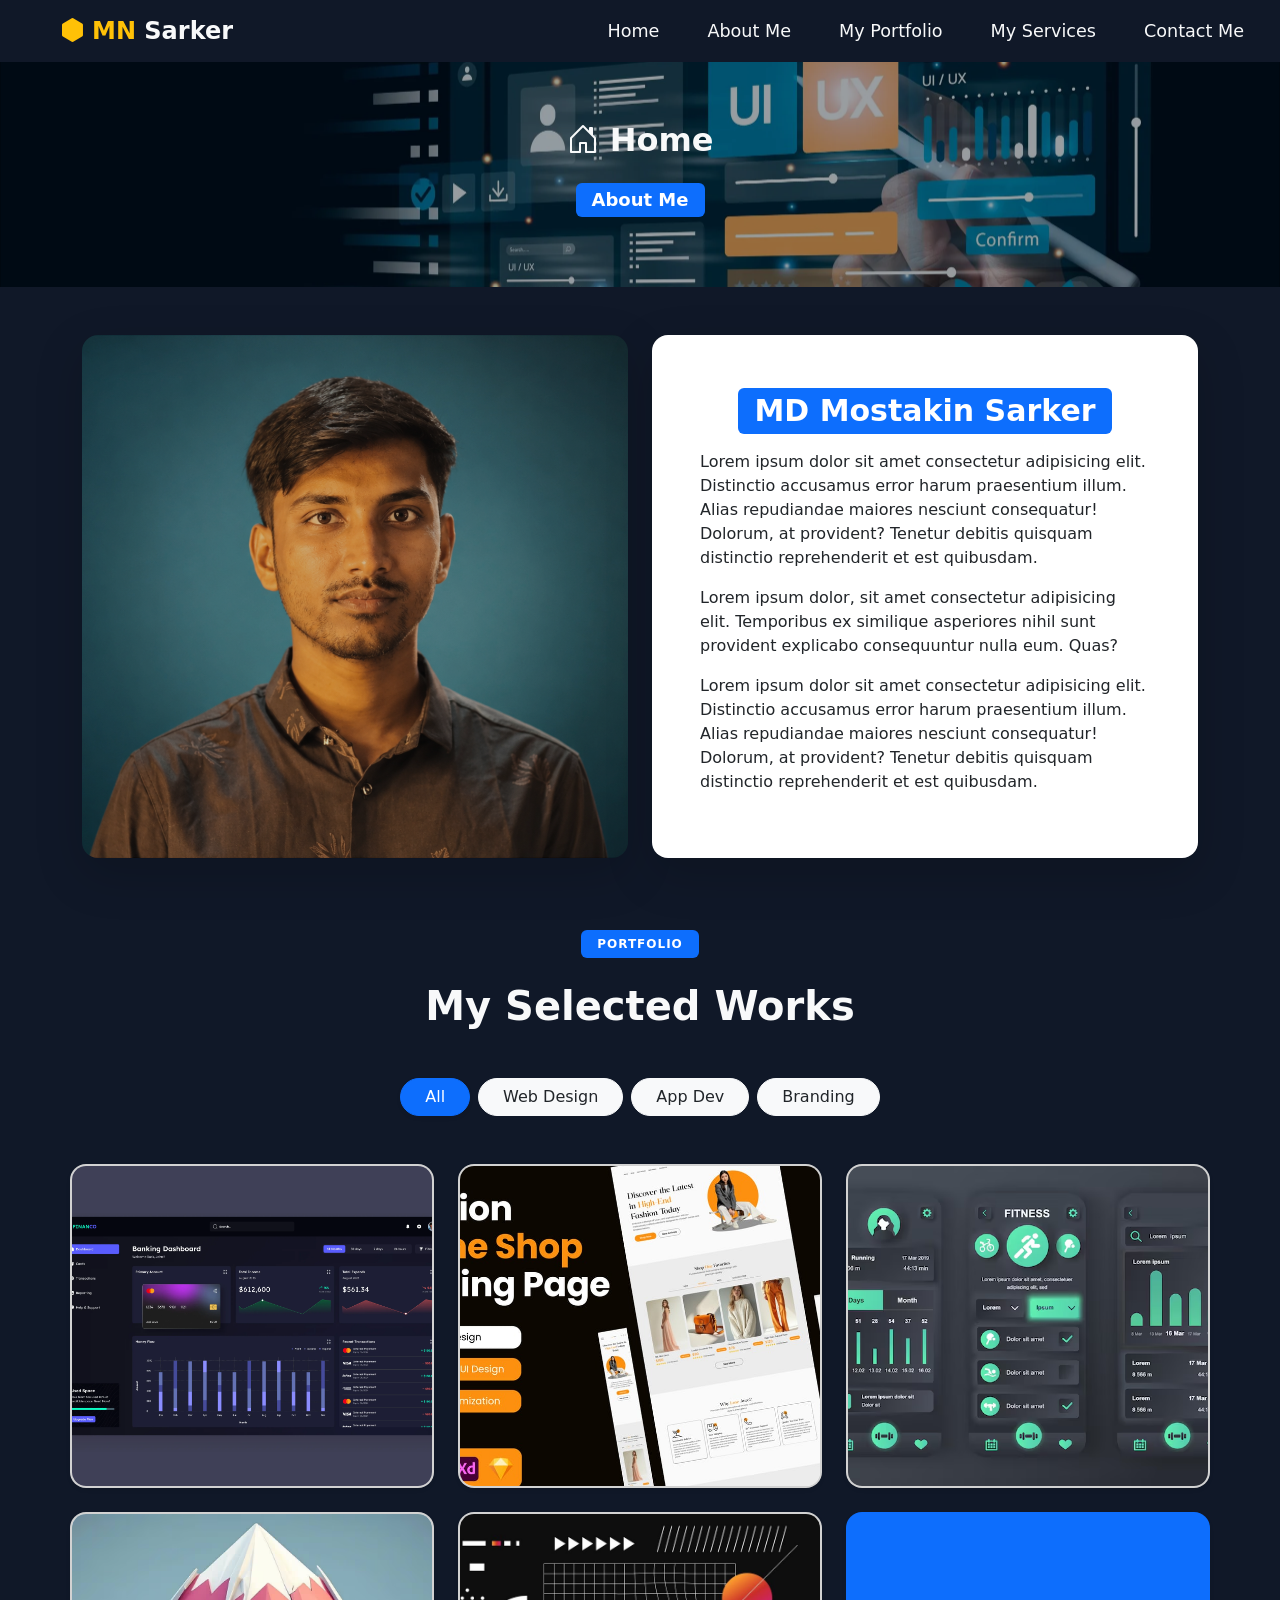
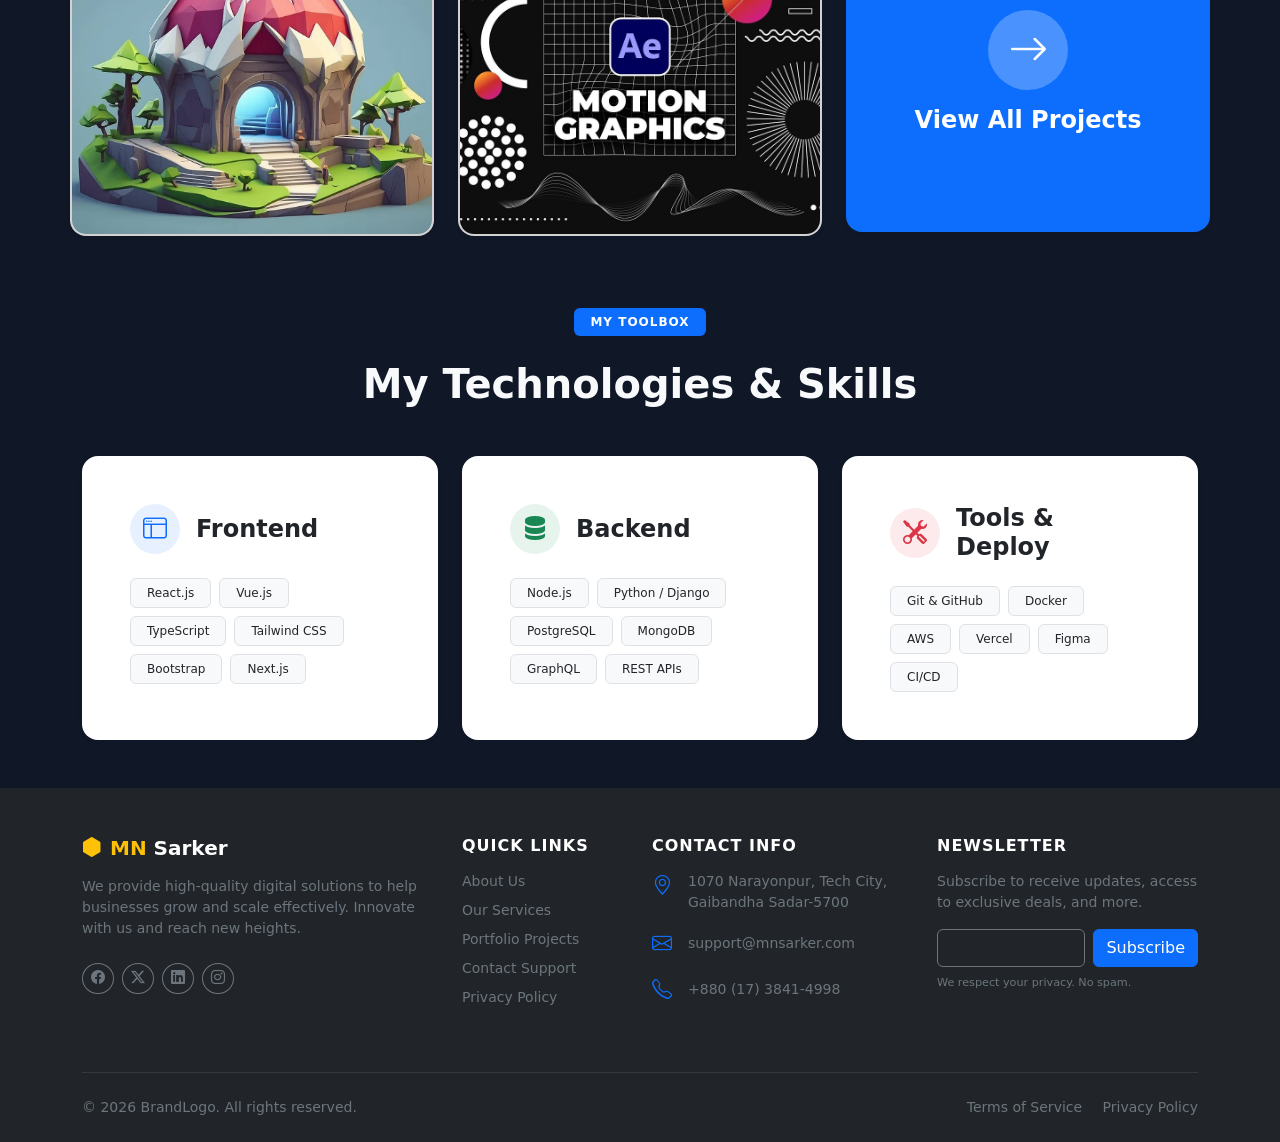
<file: about-me.html>
<!doctype html>
<html lang="en">

<head>
    <meta charset="utf-8">
    <meta name="viewport" content="width=device-width, initial-scale=1">
    <title>MN Sarker Portfolio</title>

    <link href="https://cdn.jsdelivr.net/npm/bootstrap@5.3.3/dist/css/bootstrap.min.css" rel="stylesheet"
        integrity="sha384-QWTKZyjpPEjISv5WaRU9OFeRpok6YctnYmDr5pNlyT2bRjXh0JMhjY6hW+ALEwIH" crossorigin="anonymous">
    <link rel="stylesheet" href="https://cdn.jsdelivr.net/npm/bootstrap-icons@1.11.3/font/bootstrap-icons.min.css">

    <link rel="stylesheet" href="./assets/css/style.css">

</head>
<body id="body-section">

    <header id="navbar-section" class="">
        <nav class="navbar navbar-expand-lg ">
            <div class="container-fluid">
                <a class="navbar-brand text-warning ms-md-5 fw-bold fs-4" href="#"><i
                        class="bi bi-hexagon-fill text-warning me-2"></i>MN<span class="text-light"> Sarker</span></a>
                <button class="navbar-toggler" type="button" data-bs-toggle="collapse" data-bs-target="#navbarNav"
                    aria-controls="navbarNav" aria-expanded="false" aria-label="Toggle navigation">
                    <span class="navbar-toggler-icon"></span>
                </button>
                <div class="collapse navbar-collapse" id="navbarNav">
                    <ul class="navbar-nav ms-auto">
                        <li class="nav-item">
                            <a class="nav-link text-light mx-md-3" aria-current="page" href="index.html">Home</a>
                        </li>
                        <li class="nav-item">
                            <a class="nav-link active text-light mx-md-3" href="about-me.html">About Me</a>
                        </li>
                        <li class="nav-item">
                            <a class="nav-link text-light mx-md-3" href="my-portfolio.html">My Portfolio</a>
                        </li>
                        <li class="nav-item">
                            <a class="nav-link text-light mx-md-3" href="my-services.html">My Services</a>
                        </li>
                        <li class="nav-item">
                            <a class="nav-link text-light mx-md-3" href="contact-me.html">Contact Me</a>
                        </li>
                    </ul>
                </div>
            </div>
        </nav>
    </header>


    <section id="breadcrumb-section">
        <div class="container-fluid p-0">
            <div id="b-head" class="text-light fs-2 fw-semibold text-center">
                <p><a href="index.html" class="text-decoration-none text-light"><i class="bi bi-house-door"></i>
                        Home</a></p>
                <div class="fs-4 fw-semibold"><a href="about-me.html" class="text-decoration-none text-light"><span
                            class="badge bg-primary px-3 py-2 mb-3">About Me</span></a>
                </div>
            </div>
        </div>
    </section>


    <section id="md-mostakin-sarker-section" class="py-5">
        <div class="container">
            <div class="row align-items-stretch gy-3">
                <div class="col-md-6 d-flex">
                    <img src="./assets/img/2 MD Mostakin Sarker-2.png" alt=""
                        class="w-100 h-100 object-fit-cover rounded-4 shadow-lg">
                </div>

                <div class="col-md-6 d-flex">
                    <div class="card w-100 h-100 rounded-4 shadow-lg border-0">
                        <div class="p-4 p-md-5">
                            <h1 class="text-center"><span class="badge bg-primary px-3 py-2 mb-2">MD Mostakin
                                    Sarker</span></h1>
                            <p>Lorem ipsum dolor sit amet consectetur adipisicing elit. Distinctio accusamus error
                                harum praesentium illum. Alias repudiandae maiores nesciunt consequatur! Dolorum, at
                                provident? Tenetur debitis quisquam distinctio reprehenderit et est quibusdam.</p>
                            <p>Lorem ipsum dolor, sit amet consectetur adipisicing elit. Temporibus ex similique
                                asperiores nihil sunt provident explicabo consequuntur nulla eum. Quas?</p>
                            <p>Lorem ipsum dolor sit amet consectetur adipisicing elit. Distinctio accusamus error
                                harum praesentium illum. Alias repudiandae maiores nesciunt consequatur! Dolorum, at
                                provident? Tenetur debitis quisquam distinctio reprehenderit et est quibusdam.</p>
                        </div>
                    </div>
                </div>
            </div>
        </div>
    </section>


    <section id="my-selected-works-section" class="py-4">
        <div class="container p-0">
            <!-- Portfolio Grid Section -->
            <!-- Header -->
            <div class="text-center mb-5">
                <h6 class="text-primary fw-bold text-uppercase tracking-wide mb-2 text-light"><span
                        class="badge bg-primary px-3 py-2 mb-3">Portfolio</span></h6>
                <h2 class="display-6 fw-bold mb-0 text-light">My Selected Works</h2>
            </div>

            <!-- Filters -->
            <div class="d-flex justify-content-center gap-2 mb-5 flex-wrap">
                <button class="btn btn-primary rounded-pill px-4 fw-medium shadow-sm">All</button>
                <button
                    class="btn btn-outline-secondary rounded-pill px-4 fw-medium border-light text-dark bg-light hover-primary-btn">Web
                    Design</button>
                <button
                    class="btn btn-outline-secondary rounded-pill px-4 fw-medium border-light text-dark bg-light hover-primary-btn">App
                    Dev</button>
                <button
                    class="btn btn-outline-secondary rounded-pill px-4 fw-medium border-light text-dark bg-light hover-primary-btn">Branding</button>
            </div>

            <!-- Grid -->
            <div class="row g-4">

                <!-- Item 1 -->
                <div class="col-md-6 col-lg-4">
                    <div class="card border-2 rounded-4 overflow-hidden shadow-sm portfolio-card position-relative">
                        <img src="./assets/img/My Selected Works Section Fintech Dashboard Design img-1.webp"
                            alt="Fintech Dashboard" class="img-fluid w-100 object-fit-cover portfolio-img"
                            style="height: 320px;">

                        <!-- Hover Overlay -->
                        <div
                            class="portfolio-overlay position-absolute top-0 start-0 w-100 h-100 d-flex flex-column justify-content-center align-items-center p-4 text-center">
                            <div class="portfolio-content">
                                <span class="badge bg-primary mb-3 px-3 py-2 rounded-pill tracking-wide">Web App</span>
                                <h4 class="text-white fw-bold mb-4">Fintech Dashboard</h4>
                                <div class="d-flex gap-3 justify-content-center">
                                    <a href="#"
                                        class="btn btn-light rounded-circle shadow-sm hover-lift d-flex align-items-center justify-content-center"
                                        style="width: 50px; height: 50px;" aria-label="Live Link"><i
                                            class="bi bi-link-45deg fs-4 text-primary"></i></a>
                                    <a href="#"
                                        class="btn btn-light rounded-circle shadow-sm hover-lift d-flex align-items-center justify-content-center"
                                        style="width: 50px; height: 50px;" aria-label="GitHub"><i
                                            class="bi bi-github fs-4 text-dark"></i></a>
                                </div>
                            </div>
                        </div>
                    </div>
                </div>

                <!-- Item 2 -->
                <div class="col-md-6 col-lg-4">
                    <div class="card border-2 rounded-4 overflow-hidden shadow-sm portfolio-card position-relative">
                        <img src="./assets/img/My Selected Works Section Aura Fashion Store img-1.jpg"
                            alt="Aura Fashion Store" class="img-fluid w-100 object-fit-cover portfolio-img"
                            style="height: 320px;">
                        <div
                            class="portfolio-overlay position-absolute top-0 start-0 w-100 h-100 d-flex flex-column justify-content-center align-items-center p-4 text-center">
                            <div class="portfolio-content">
                                <span
                                    class="badge bg-success mb-3 px-3 py-2 rounded-pill tracking-wide">E-Commerce</span>
                                <h4 class="text-white fw-bold mb-4">Aura Fashion Store</h4>
                                <div class="d-flex gap-3 justify-content-center">
                                    <a href="#"
                                        class="btn btn-light rounded-circle shadow-sm hover-lift d-flex align-items-center justify-content-center"
                                        style="width: 50px; height: 50px;" aria-label="Live Link"><i
                                            class="bi bi-link-45deg fs-4 text-success"></i></a>
                                </div>
                            </div>
                        </div>
                    </div>
                </div>

                <!-- Item 3 -->
                <div class="col-md-6 col-lg-4">
                    <div class="card border-2 rounded-4 overflow-hidden shadow-sm portfolio-card position-relative">
                        <img src="./assets/img/My Selected Works Section Fitness Tracker OS img-1.webp"
                            alt="Fitness Tracker OS" class="img-fluid w-100 object-fit-cover portfolio-img"
                            style="height: 320px;">
                        <div
                            class="portfolio-overlay position-absolute top-0 start-0 w-100 h-100 d-flex flex-column justify-content-center align-items-center p-4 text-center">
                            <div class="portfolio-content">
                                <span
                                    class="badge bg-warning text-dark mb-3 px-3 py-2 rounded-pill tracking-wide">Mobile
                                    App</span>
                                <h4 class="text-white fw-bold mb-4">Fitness Tracker OS</h4>
                                <div class="d-flex gap-3 justify-content-center">
                                    <a href="#"
                                        class="btn btn-light rounded-circle shadow-sm hover-lift d-flex align-items-center justify-content-center"
                                        style="width: 50px; height: 50px;" aria-label="Live Link"><i
                                            class="bi bi-link-45deg fs-4 text-warning"></i></a>
                                </div>
                            </div>
                        </div>
                    </div>
                </div>

                <!-- Item 4 -->
                <div class="col-md-6 col-lg-4">
                    <div class="card border-2 rounded-4 overflow-hidden shadow-sm portfolio-card position-relative">
                        <img src="./assets/img/My Selected Works Section 3D Modelling-1.jpg" alt="3D Modelling"
                            class="img-fluid w-100 object-fit-cover portfolio-img" style="height: 320px;">
                        <div
                            class="portfolio-overlay position-absolute top-0 start-0 w-100 h-100 d-flex flex-column justify-content-center align-items-center p-4 text-center">
                            <div class="portfolio-content">
                                <span
                                    class="badge bg-warning text-dark mb-3 px-3 py-2 rounded-pill tracking-wide">Mobile
                                    App</span>
                                <h4 class="text-white fw-bold mb-4">3D Modelling</h4>
                                <div class="d-flex gap-3 justify-content-center">
                                    <a href="#"
                                        class="btn btn-light rounded-circle shadow-sm hover-lift d-flex align-items-center justify-content-center"
                                        style="width: 50px; height: 50px;" aria-label="Live Link"><i
                                            class="bi bi-link-45deg fs-4 text-warning"></i></a>
                                </div>
                            </div>
                        </div>
                    </div>
                </div>

                <!-- Item 5 -->
                <div class="col-md-6 col-lg-4">
                    <div class="card border-2 rounded-4 overflow-hidden shadow-sm portfolio-card position-relative">
                        <img src="./assets/img/My Selected Works Section Motion Graphics img-1.jpg"
                            alt="Fitness Tracker OS" class="img-fluid w-100 object-fit-cover portfolio-img"
                            style="height: 320px;">
                        <div
                            class="portfolio-overlay position-absolute top-0 start-0 w-100 h-100 d-flex flex-column justify-content-center align-items-center p-4 text-center">
                            <div class="portfolio-content">
                                <span
                                    class="badge bg-warning text-dark mb-3 px-3 py-2 rounded-pill tracking-wide">Mobile
                                    App</span>
                                <h4 class="text-white fw-bold mb-4">Motion Graphics</h4>
                                <div class="d-flex gap-3 justify-content-center">
                                    <a href="#"
                                        class="btn btn-light rounded-circle shadow-sm hover-lift d-flex align-items-center justify-content-center"
                                        style="width: 50px; height: 50px;" aria-label="Live Link"><i
                                            class="bi bi-link-45deg fs-4 text-warning"></i></a>
                                </div>
                            </div>
                        </div>
                    </div>
                </div>

                <!-- View All Card -->
                <div class="col-md-6 col-lg-4 d-none d-md-block">
                    <div class="card border-0 rounded-4 overflow-hidden shadow-sm portfolio-card position-relative bg-primary d-flex align-items-center justify-content-center hover-lift"
                        style="height: 320px; cursor: pointer;">
                        <div class="text-white text-center">
                            <div class="bg-white bg-opacity-25 rounded-circle d-flex align-items-center justify-content-center mx-auto mb-3"
                                style="width: 80px; height: 80px;">
                                <i class="bi bi-arrow-right fs-1"></i>
                            </div>
                            <h4 class="fw-bold mb-0">View All Projects</h4>
                        </div>
                    </div>
                </div>

            </div>
        </div>
    </section>


    <section id="my-technologies-and-skills-section" class="py-4">
        <div class="container py-4">
            <!-- Skills Section -->
            <!-- Section Header -->
            <div class="text-center mb-5">
                <h6 class="text-primary fw-bold text-uppercase tracking-wide mb-2"><span
                        class="badge bg-primary px-3 py-2 mb-3">My Toolbox</span></h6>
                <h2 class="display-6 fw-bold mb-0 text-light">My Technologies & Skills</h2>
            </div>

            <div class="row g-4 text-start">

                <!-- Category 1: Frontend -->
                <div class="col-md-6 col-lg-4">
                    <div class="card border-0 shadow-sm rounded-4 h-100 hover-lift">
                        <div class="card-body p-4 p-md-5">
                            <!-- Icon & Title -->
                            <div class="d-flex align-items-center gap-3 mb-4">
                                <div class="bg-primary bg-opacity-10 text-primary rounded-circle p-3 d-flex align-items-center justify-content-center"
                                    style="width: 50px; height: 50px;">
                                    <i class="bi bi-window-sidebar fs-4"></i>
                                </div>
                                <h4 class="fw-bold mb-0">Frontend</h4>
                            </div>
                            <!-- Tags -->
                            <div class="d-flex flex-wrap gap-2">
                                <span
                                    class="badge bg-light text-dark border px-3 py-2 fw-medium skill-tag">React.js</span>
                                <span
                                    class="badge bg-light text-dark border px-3 py-2 fw-medium skill-tag">Vue.js</span>
                                <span
                                    class="badge bg-light text-dark border px-3 py-2 fw-medium skill-tag">TypeScript</span>
                                <span class="badge bg-light text-dark border px-3 py-2 fw-medium skill-tag">Tailwind
                                    CSS</span>
                                <span
                                    class="badge bg-light text-dark border px-3 py-2 fw-medium skill-tag">Bootstrap</span>
                                <span
                                    class="badge bg-light text-dark border px-3 py-2 fw-medium skill-tag">Next.js</span>
                            </div>
                        </div>
                    </div>
                </div>

                <!-- Category 2: Backend -->
                <div class="col-md-6 col-lg-4">
                    <div class="card border-0 shadow-sm rounded-4 h-100 hover-lift">
                        <div class="card-body p-4 p-md-5">
                            <div class="d-flex align-items-center gap-3 mb-4">
                                <div class="bg-success bg-opacity-10 text-success rounded-circle p-3 d-flex align-items-center justify-content-center"
                                    style="width: 50px; height: 50px;">
                                    <i class="bi bi-server fs-4"></i>
                                </div>
                                <h4 class="fw-bold mb-0">Backend</h4>
                            </div>
                            <div class="d-flex flex-wrap gap-2">
                                <span
                                    class="badge bg-light text-dark border px-3 py-2 fw-medium skill-tag">Node.js</span>
                                <span class="badge bg-light text-dark border px-3 py-2 fw-medium skill-tag">Python /
                                    Django</span>
                                <span
                                    class="badge bg-light text-dark border px-3 py-2 fw-medium skill-tag">PostgreSQL</span>
                                <span
                                    class="badge bg-light text-dark border px-3 py-2 fw-medium skill-tag">MongoDB</span>
                                <span
                                    class="badge bg-light text-dark border px-3 py-2 fw-medium skill-tag">GraphQL</span>
                                <span class="badge bg-light text-dark border px-3 py-2 fw-medium skill-tag">REST
                                    APIs</span>
                            </div>
                        </div>
                    </div>
                </div>

                <!-- Category 3: Tools & Deploy -->
                <div class="col-md-6 col-lg-4 offset-md-3 offset-lg-0">
                    <div class="card border-0 shadow-sm rounded-4 h-100 hover-lift">
                        <div class="card-body p-4 p-md-5">
                            <div class="d-flex align-items-center gap-3 mb-4">
                                <div class="bg-danger bg-opacity-10 text-danger rounded-circle p-3 d-flex align-items-center justify-content-center"
                                    style="width: 50px; height: 50px;">
                                    <i class="bi bi-tools fs-4"></i>
                                </div>
                                <h4 class="fw-bold mb-0">Tools & Deploy</h4>
                            </div>
                            <div class="d-flex flex-wrap gap-2">
                                <span class="badge bg-light text-dark border px-3 py-2 fw-medium skill-tag">Git &
                                    GitHub</span>
                                <span
                                    class="badge bg-light text-dark border px-3 py-2 fw-medium skill-tag">Docker</span>
                                <span class="badge bg-light text-dark border px-3 py-2 fw-medium skill-tag">AWS</span>
                                <span
                                    class="badge bg-light text-dark border px-3 py-2 fw-medium skill-tag">Vercel</span>
                                <span class="badge bg-light text-dark border px-3 py-2 fw-medium skill-tag">Figma</span>
                                <span class="badge bg-light text-dark border px-3 py-2 fw-medium skill-tag">CI/CD</span>
                            </div>
                        </div>
                    </div>
                </div>

            </div>
        </div>
    </section>


    <footer id="footer-section" class="">
        <!-- Big Custom Footer -->
        <footer class="bg-dark text-light pt-5 pb-4 mt-0">
            <div class="container">
                <div class="row gy-5">

                    <!-- Column 1: Brand & About -->
                    <div class="col-lg-4 col-md-6">
                        <h5 class="fw-bold text-white mb-3"><i class="bi bi-hexagon-fill text-warning me-2"></i><span
                                class="text-warning">MN</span> Sarker</h5>
                        <p class="text-secondary small mb-4">We provide high-quality digital solutions to help
                            businesses grow and
                            scale effectively. Innovate with us and reach new heights.</p>
                        <div class="d-flex gap-2">
                            <a href="#" class="btn btn-sm btn-outline-secondary rounded-circle"><i
                                    class="bi bi-facebook"></i></a>
                            <a href="#" class="btn btn-sm btn-outline-secondary rounded-circle"><i
                                    class="bi bi-twitter-x"></i></a>
                            <a href="#" class="btn btn-sm btn-outline-secondary rounded-circle"><i
                                    class="bi bi-linkedin"></i></a>
                            <a href="#" class="btn btn-sm btn-outline-secondary rounded-circle"><i
                                    class="bi bi-instagram"></i></a>
                        </div>
                    </div>

                    <!-- Column 2: Quick Links -->
                    <div class="col-lg-2 col-md-6">
                        <h6 class="text-white mb-3 text-uppercase fw-bold tracking-wide">Quick Links</h6>
                        <ul class="list-unstyled small text-secondary d-flex flex-column gap-2">
                            <li><a href="#" class="text-secondary text-decoration-none hover-white transition-all">About
                                    Us</a></li>
                            <li><a href="#" class="text-secondary text-decoration-none hover-white transition-all">Our
                                    Services</a>
                            </li>
                            <li><a href="#"
                                    class="text-secondary text-decoration-none hover-white transition-all">Portfolio
                                    Projects</a></li>
                            <li><a href="#"
                                    class="text-secondary text-decoration-none hover-white transition-all">Contact
                                    Support</a>
                            </li>
                            <li><a href="#"
                                    class="text-secondary text-decoration-none hover-white transition-all">Privacy
                                    Policy</a>
                            </li>
                        </ul>
                    </div>

                    <!-- Column 3: Contact Info -->
                    <div class="col-lg-3 col-md-6">
                        <h6 class="text-white mb-3 text-uppercase fw-bold tracking-wide">Contact Info</h6>
                        <ul class="list-unstyled small text-secondary d-flex flex-column gap-3">
                            <li class="d-flex gap-3 align-items-start">
                                <i class="bi bi-geo-alt fs-5 text-primary"></i>
                                <span>1070 Narayonpur, Tech City,<br>Gaibandha Sadar-5700</span>
                            </li>
                            <li class="d-flex gap-3 align-items-center">
                                <i class="bi bi-envelope fs-5 text-primary"></i>
                                <span>support@mnsarker.com</span>
                            </li>
                            <li class="d-flex gap-3 align-items-center">
                                <i class="bi bi-telephone fs-5 text-primary"></i>
                                <span>+880 (17) 3841-4998</span>
                            </li>
                        </ul>
                    </div>

                    <!-- Column 4: Newsletter -->
                    <div class="col-lg-3 col-md-6">
                        <h6 class="text-white mb-3 text-uppercase fw-bold tracking-wide">Newsletter</h6>
                        <p class="text-secondary small mb-3">Subscribe to receive updates, access to exclusive deals,
                            and more.</p>
                        <form class="d-flex gap-2">
                            <input type="email" class="form-control bg-dark text-light border-secondary"
                                placeholder="Email address" required>
                            <button class="btn btn-primary" type="submit">Subscribe</button>
                        </form>
                        <div class="form-text text-secondary mt-2" style="font-size: 0.7rem;">We respect your privacy.
                            No spam.
                        </div>
                    </div>

                </div>

                <!-- Simple Footer Copyright -->
                <hr class="border-secondary mt-5 mb-4">
                <div class="row align-items-center">
                    <div class="col-md-6 text-center text-md-start small text-secondary mb-3 mb-md-0">
                        &copy; 2026 BrandLogo. All rights reserved.
                    </div>
                    <div class="col-md-6 text-center text-md-end small">
                        <a href="#" class="text-secondary text-decoration-none me-3 hover-white">Terms of Service</a>
                        <a href="#" class="text-secondary text-decoration-none hover-white">Privacy Policy</a>
                    </div>
                </div>
            </div>
        </footer>
    </footer>

    <script src="./assets/js/script.js"></script>
    <script src="https://cdn.jsdelivr.net/npm/bootstrap@5.2.3/dist/js/bootstrap.bundle.min.js"
        integrity="sha384-kenU1KFdBIe4zVF0s0G1M5b4hcpxyD9F7jL+jjXkk+Q2h455rYXK/7HAuoJl+0I4"
        crossorigin="anonymous"></script>

</body>
</html>
</file>
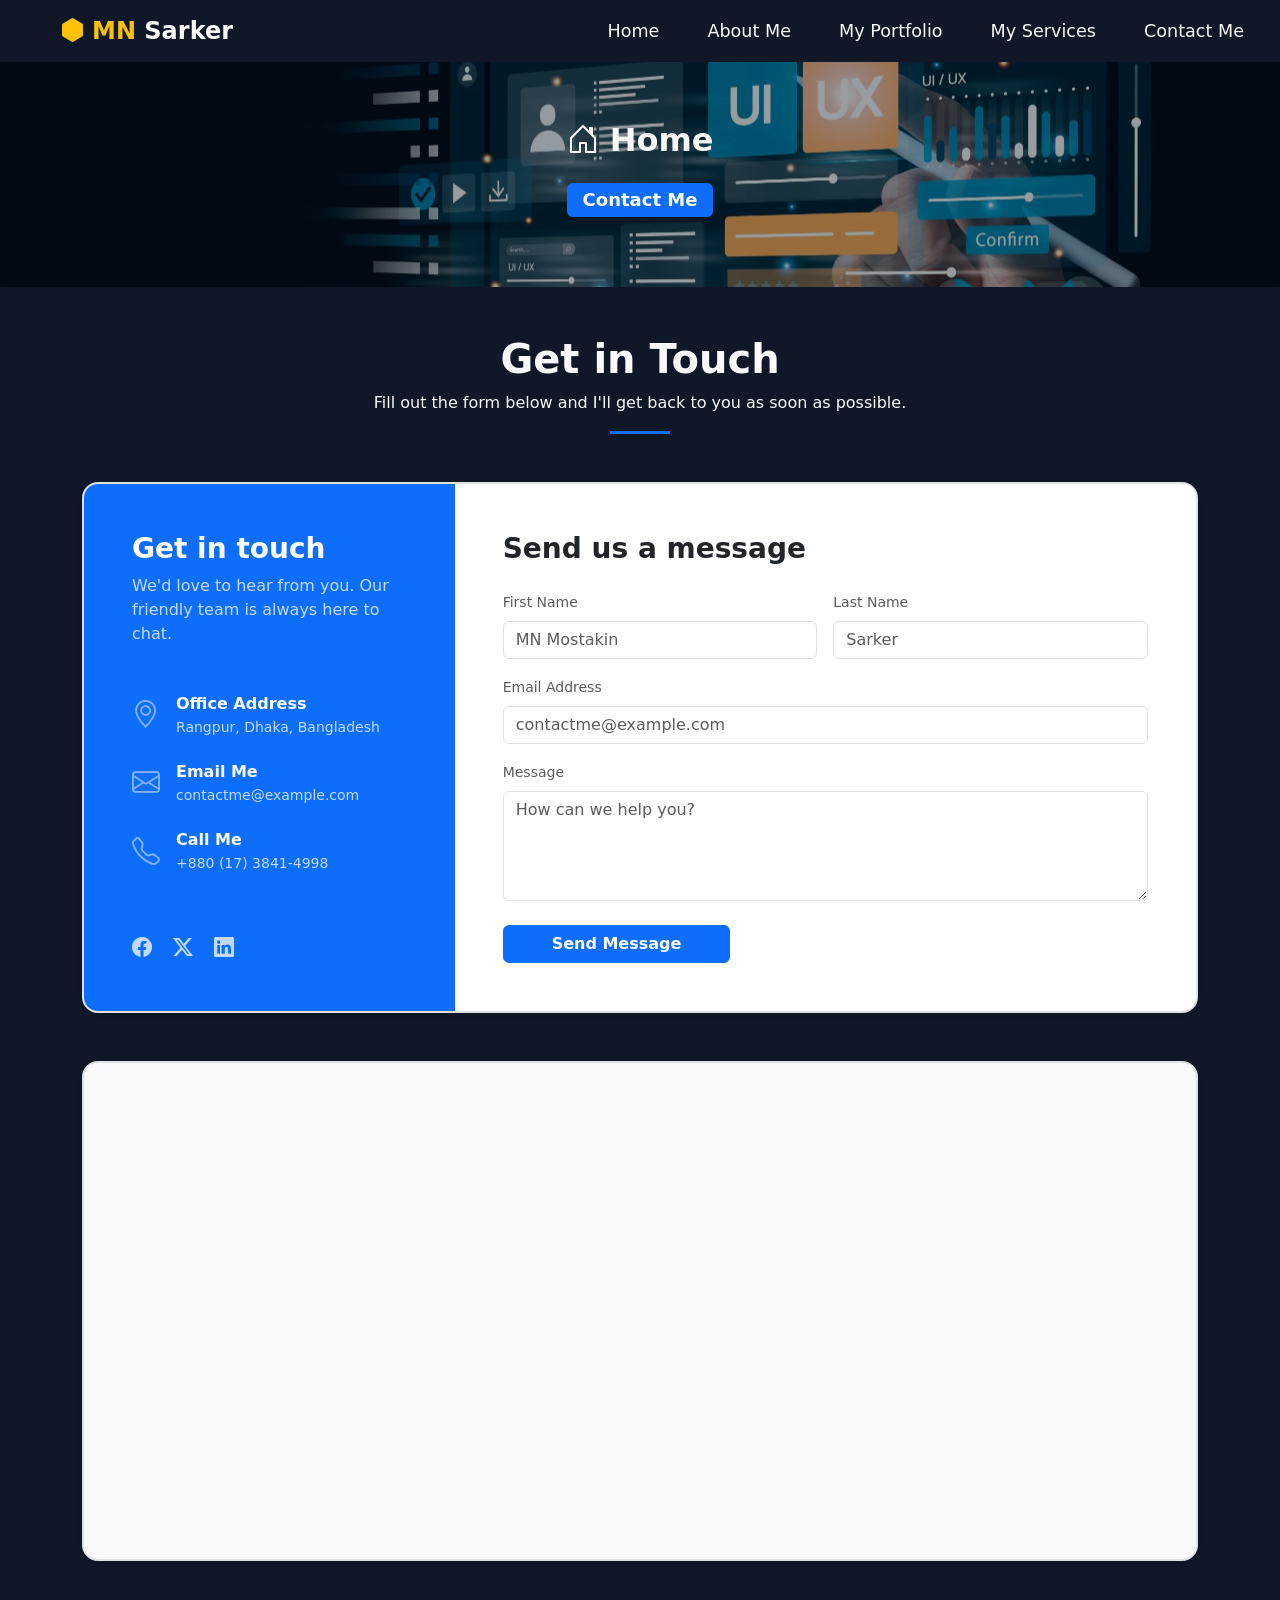
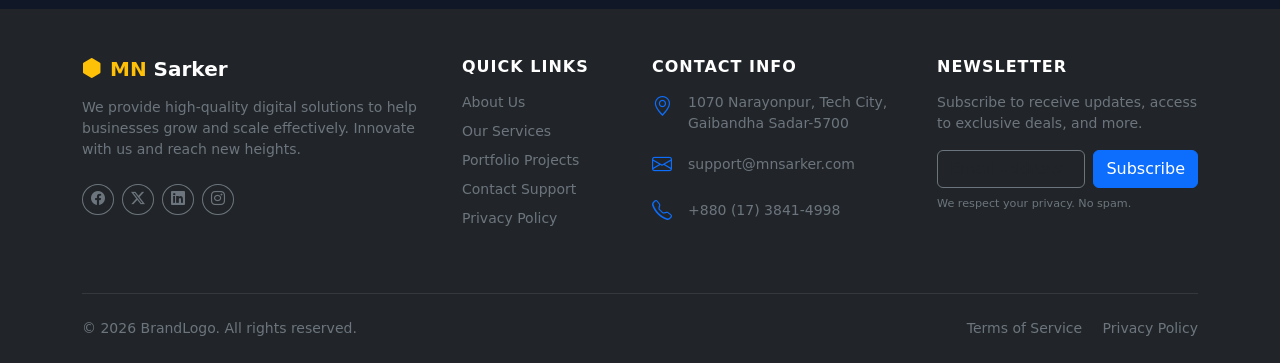
<file: contact-me.html>
<!doctype html>
<html lang="en">

<head>
    <meta charset="utf-8">
    <meta name="viewport" content="width=device-width, initial-scale=1">
    <title>MN Sarker Portfolio</title>
    
    <link href="https://cdn.jsdelivr.net/npm/bootstrap@5.3.3/dist/css/bootstrap.min.css" rel="stylesheet"
        integrity="sha384-QWTKZyjpPEjISv5WaRU9OFeRpok6YctnYmDr5pNlyT2bRjXh0JMhjY6hW+ALEwIH" crossorigin="anonymous">
    <link rel="stylesheet" href="https://cdn.jsdelivr.net/npm/bootstrap-icons@1.11.3/font/bootstrap-icons.min.css">

    <link rel="stylesheet" href="./assets/css/style.css">

</head>
<body id="body-section">

    <header id="navbar-section" class="">
        <nav class="navbar navbar-expand-lg ">
            <div class="container-fluid">
                <a class="navbar-brand text-warning ms-md-5 fw-bold fs-4" href="#"><i
                        class="bi bi-hexagon-fill text-warning me-2"></i>MN<span class="text-light"> Sarker</span></a>
                <button class="navbar-toggler" type="button" data-bs-toggle="collapse" data-bs-target="#navbarNav"
                    aria-controls="navbarNav" aria-expanded="false" aria-label="Toggle navigation">
                    <span class="navbar-toggler-icon"></span>
                </button>
                <div class="collapse navbar-collapse" id="navbarNav">
                    <ul class="navbar-nav ms-auto">
                        <li class="nav-item">
                            <a class="nav-link text-light mx-md-3" aria-current="page" href="index.html">Home</a>
                        </li>
                        <li class="nav-item">
                            <a class="nav-link text-light mx-md-3" href="about-me.html">About Me</a>
                        </li>
                        <li class="nav-item">
                            <a class="nav-link text-light mx-md-3" href="my-portfolio.html">My Portfolio</a>
                        </li>
                        <li class="nav-item">
                            <a class="nav-link text-light mx-md-3" href="my-services.html">My Services</a>
                        </li>
                        <li class="nav-item">
                            <a class="nav-link active text-light mx-md-3" href="contact-me.html">Contact Me</a>
                        </li>
                    </ul>
                </div>
            </div>
        </nav>
    </header>


    <section id="breadcrumb-section">
        <div class="container-fluid p-0">
            <div id="b-head" class="text-light fs-2 fw-semibold text-center">
                <p><a href="index.html" class="text-decoration-none text-light"><i class="bi bi-house-door"></i>
                        Home</a></p>
                <div class="fs-4 fw-semibold"><a href="contact-me.html" class="text-decoration-none text-light"><span
                            class="badge bg-primary px-3 py-2 mb-3">Contact Me</span></a>
                </div>
            </div>
        </div>
    </section>


    <section id="Contact-Split-Form-Section" class="py-4">
        <!-- Contact Split Form & Info Section -->
        <div class="container py-4">
            <div class="text-center mb-5">
                <h2 class="display-6 text-light fw-bold">Get in Touch</h2>
                <p class="text-light">Fill out the form below and I'll get back to you as soon as possible.</p>
                <div class="mx-auto mt-3 bg-primary" style="width: 60px; height: 3px;"></div>
            </div>
            <!-- Main Contact Card -->
            <div class="row g-0 rounded-4 shadow-sm overflow-hidden border-2 border bg-light">

                <!-- Left Info Panel -->
                <div class="col-lg-4 bg-primary text-white p-5 d-flex flex-column justify-content-between">
                    <div>
                        <h3 class="fw-bold mb-2">Get in touch</h3>
                        <p class="opacity-75 mb-5">We'd love to hear from you. Our friendly team is always here
                            to chat.</p>
                        <div class="d-flex align-items-center gap-3 mb-4">
                            <i class="bi bi-geo-alt fs-3 text-light opacity-50"></i>
                            <div>
                                <h6 class="mb-1 fw-bold">Office Address</h6>
                                <p class="mb-0 opacity-75 small">Rangpur, Dhaka, Bangladesh</p>
                            </div>
                        </div>
                        <div class="d-flex align-items-center gap-3 mb-4">
                            <i class="bi bi-envelope fs-3 text-light opacity-50"></i>
                            <div>
                                <h6 class="mb-1 fw-bold">Email Me</h6>
                                <p class="mb-0 opacity-75 small">contactme@example.com</p>
                            </div>
                        </div>
                        <div class="d-flex align-items-center gap-3">
                            <i class="bi bi-telephone fs-3 text-light opacity-50"></i>
                            <div>
                                <h6 class="mb-1 fw-bold">Call Me</h6>
                                <p class="mb-0 opacity-75 small">+880 (17) 3841-4998</p>
                            </div>
                        </div>
                    </div>

                    <!-- Socials -->
                    <div class="mt-5">
                        <a href="#" class="text-white me-3 fs-5 opacity-75 hover-opacity-100 transition-all"><i
                                class="bi bi-facebook"></i></a>
                        <a href="#" class="text-white me-3 fs-5 opacity-75 hover-opacity-100 transition-all"><i
                                class="bi bi-twitter-x"></i></a>
                        <a href="#" class="text-white fs-5 opacity-75 hover-opacity-100 transition-all"><i
                                class="bi bi-linkedin"></i></a>
                    </div>
                </div>

                <!-- Right Form Panel -->
                <div class="col-lg-8 bg-white p-5">
                    <h3 class="fw-bold mb-4">Send us a message</h3>
                    <form id="contactForm">
                        <div class="row g-3">
                            <div class="col-md-6">
                                <label class="form-label small fw-medium text-muted">First Name</label>
                                <input type="text" class="form-control" placeholder="MN Mostakin" required>
                            </div>
                            <div class="col-md-6">
                                <label class="form-label small fw-medium text-muted">Last Name</label>
                                <input type="text" class="form-control" placeholder="Sarker" required>
                            </div>
                            <div class="col-12">
                                <label class="form-label small fw-medium text-muted">Email Address</label>
                                <input type="email" class="form-control" placeholder="contactme@example.com" required>
                            </div>
                            <div class="col-12">
                                <label class="form-label small fw-medium text-muted">Message</label>
                                <textarea class="form-control" rows="4" placeholder="How can we help you?"
                                    required></textarea>
                            </div>
                            <div class="col-12 mt-4">
                                <button type="submit" class="btn btn-primary px-5 fw-bold">Send Message</button>
                            </div>
                        </div>
                    </form>
                </div>
            </div>

            <!-- Full Width Map Embed -->
            <div class="rounded-4 overflow-hidden shadow-sm mt-5 border-2 border bg-light bg-light"
                style="height: 500px;">
                <iframe
                    src="https://www.google.com/maps/embed?pb=!1m18!1m12!1m3!1d3747160.54558576!2d87.70292927714281!3d23.48438724738814!2m3!1f0!2f0!3f0!3m2!1i1024!2i768!4f13.1!3m3!1m2!1s0x30adaaed80e18ba7%3A0xf2d28e0c4e1fc6b!2sBangladesh!5e0!3m2!1sen!2sbd!4v1785875331070!5m2!1sen!2sbd"
                    width="100%" height="100%" style="border:0;" allowfullscreen="" loading="lazy"
                    referrerpolicy="strict-origin-when-cross-origin"></iframe>
            </div>
        </div>
    </section>


    <footer id="footer-section" class="">
        <!-- Big Custom Footer -->
        <footer class="bg-dark text-light pt-5 pb-4 mt-0">
            <div class="container">
                <div class="row gy-5">

                    <!-- Column 1: Brand & About -->
                    <div class="col-lg-4 col-md-6">
                        <h5 class="fw-bold text-white mb-3"><i class="bi bi-hexagon-fill text-warning me-2"></i><span
                                class="text-warning">MN</span> Sarker</h5>
                        <p class="text-secondary small mb-4">We provide high-quality digital solutions to help
                            businesses grow and
                            scale effectively. Innovate with us and reach new heights.</p>
                        <div class="d-flex gap-2">
                            <a href="#" class="btn btn-sm btn-outline-secondary rounded-circle"><i
                                    class="bi bi-facebook"></i></a>
                            <a href="#" class="btn btn-sm btn-outline-secondary rounded-circle"><i
                                    class="bi bi-twitter-x"></i></a>
                            <a href="#" class="btn btn-sm btn-outline-secondary rounded-circle"><i
                                    class="bi bi-linkedin"></i></a>
                            <a href="#" class="btn btn-sm btn-outline-secondary rounded-circle"><i
                                    class="bi bi-instagram"></i></a>
                        </div>
                    </div>

                    <!-- Column 2: Quick Links -->
                    <div class="col-lg-2 col-md-6">
                        <h6 class="text-white mb-3 text-uppercase fw-bold tracking-wide">Quick Links</h6>
                        <ul class="list-unstyled small text-secondary d-flex flex-column gap-2">
                            <li><a href="#" class="text-secondary text-decoration-none hover-white transition-all">About
                                    Us</a></li>
                            <li><a href="#" class="text-secondary text-decoration-none hover-white transition-all">Our
                                    Services</a>
                            </li>
                            <li><a href="#"
                                    class="text-secondary text-decoration-none hover-white transition-all">Portfolio
                                    Projects</a></li>
                            <li><a href="#"
                                    class="text-secondary text-decoration-none hover-white transition-all">Contact
                                    Support</a>
                            </li>
                            <li><a href="#"
                                    class="text-secondary text-decoration-none hover-white transition-all">Privacy
                                    Policy</a>
                            </li>
                        </ul>
                    </div>

                    <!-- Column 3: Contact Info -->
                    <div class="col-lg-3 col-md-6">
                        <h6 class="text-white mb-3 text-uppercase fw-bold tracking-wide">Contact Info</h6>
                        <ul class="list-unstyled small text-secondary d-flex flex-column gap-3">
                            <li class="d-flex gap-3 align-items-start">
                                <i class="bi bi-geo-alt fs-5 text-primary"></i>
                                <span>1070 Narayonpur, Tech City,<br>Gaibandha Sadar-5700</span>
                            </li>
                            <li class="d-flex gap-3 align-items-center">
                                <i class="bi bi-envelope fs-5 text-primary"></i>
                                <span>support@mnsarker.com</span>
                            </li>
                            <li class="d-flex gap-3 align-items-center">
                                <i class="bi bi-telephone fs-5 text-primary"></i>
                                <span>+880 (17) 3841-4998</span>
                            </li>
                        </ul>
                    </div>

                    <!-- Column 4: Newsletter -->
                    <div class="col-lg-3 col-md-6">
                        <h6 class="text-white mb-3 text-uppercase fw-bold tracking-wide">Newsletter</h6>
                        <p class="text-secondary small mb-3">Subscribe to receive updates, access to exclusive deals,
                            and more.</p>
                        <form class="d-flex gap-2">
                            <input type="email" class="form-control bg-dark text-light border-secondary"
                                placeholder="Email address" required>
                            <button class="btn btn-primary" type="submit">Subscribe</button>
                        </form>
                        <div class="form-text text-secondary mt-2" style="font-size: 0.7rem;">We respect your privacy.
                            No spam.
                        </div>
                    </div>

                </div>

                <!-- Simple Footer Copyright -->
                <hr class="border-secondary mt-5 mb-4">
                <div class="row align-items-center">
                    <div class="col-md-6 text-center text-md-start small text-secondary mb-3 mb-md-0">
                        &copy; 2026 BrandLogo. All rights reserved.
                    </div>
                    <div class="col-md-6 text-center text-md-end small">
                        <a href="#" class="text-secondary text-decoration-none me-3 hover-white">Terms of Service</a>
                        <a href="#" class="text-secondary text-decoration-none hover-white">Privacy Policy</a>
                    </div>
                </div>
            </div>
        </footer>
    </footer>

    <script src="./assets/js/script.js"></script>
    <script src="https://cdn.jsdelivr.net/npm/bootstrap@5.2.3/dist/js/bootstrap.bundle.min.js"
        integrity="sha384-kenU1KFdBIe4zVF0s0G1M5b4hcpxyD9F7jL+jjXkk+Q2h455rYXK/7HAuoJl+0I4"
        crossorigin="anonymous"></script>

</body>
</html>
</file>
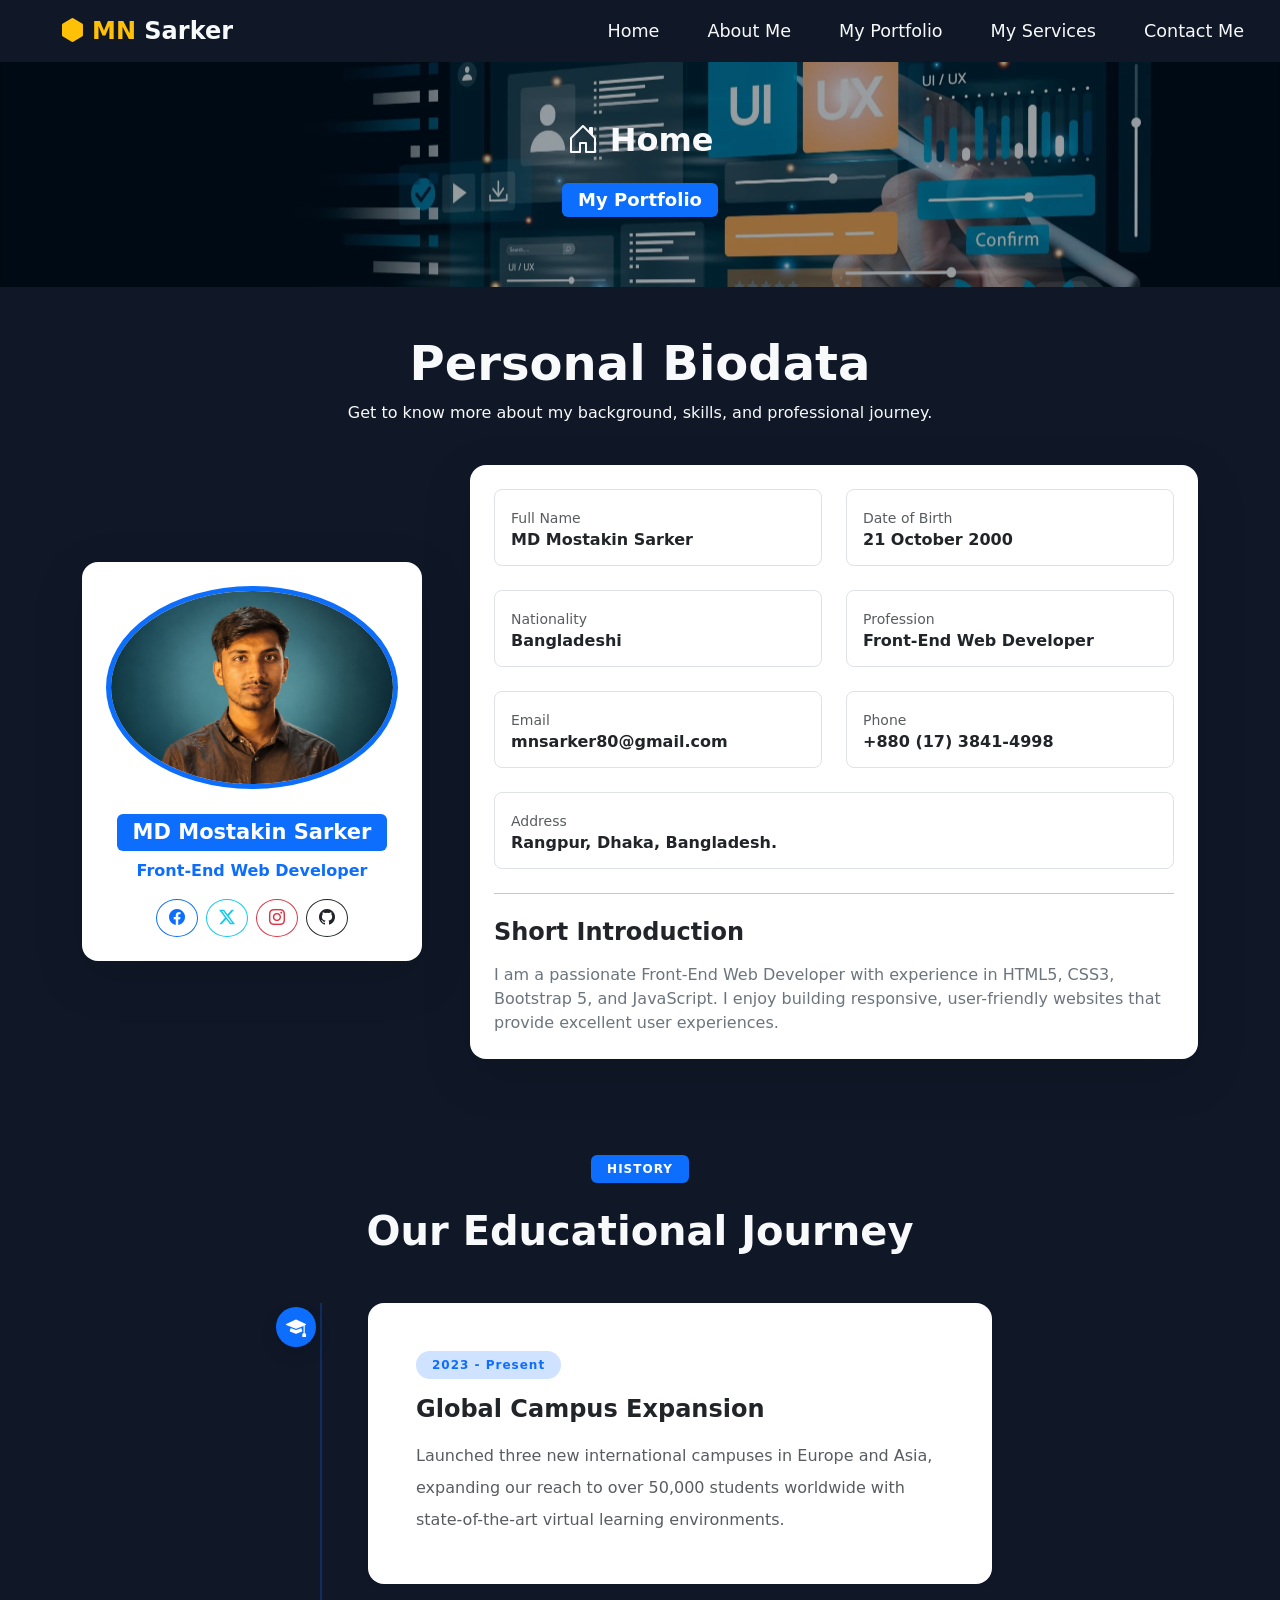
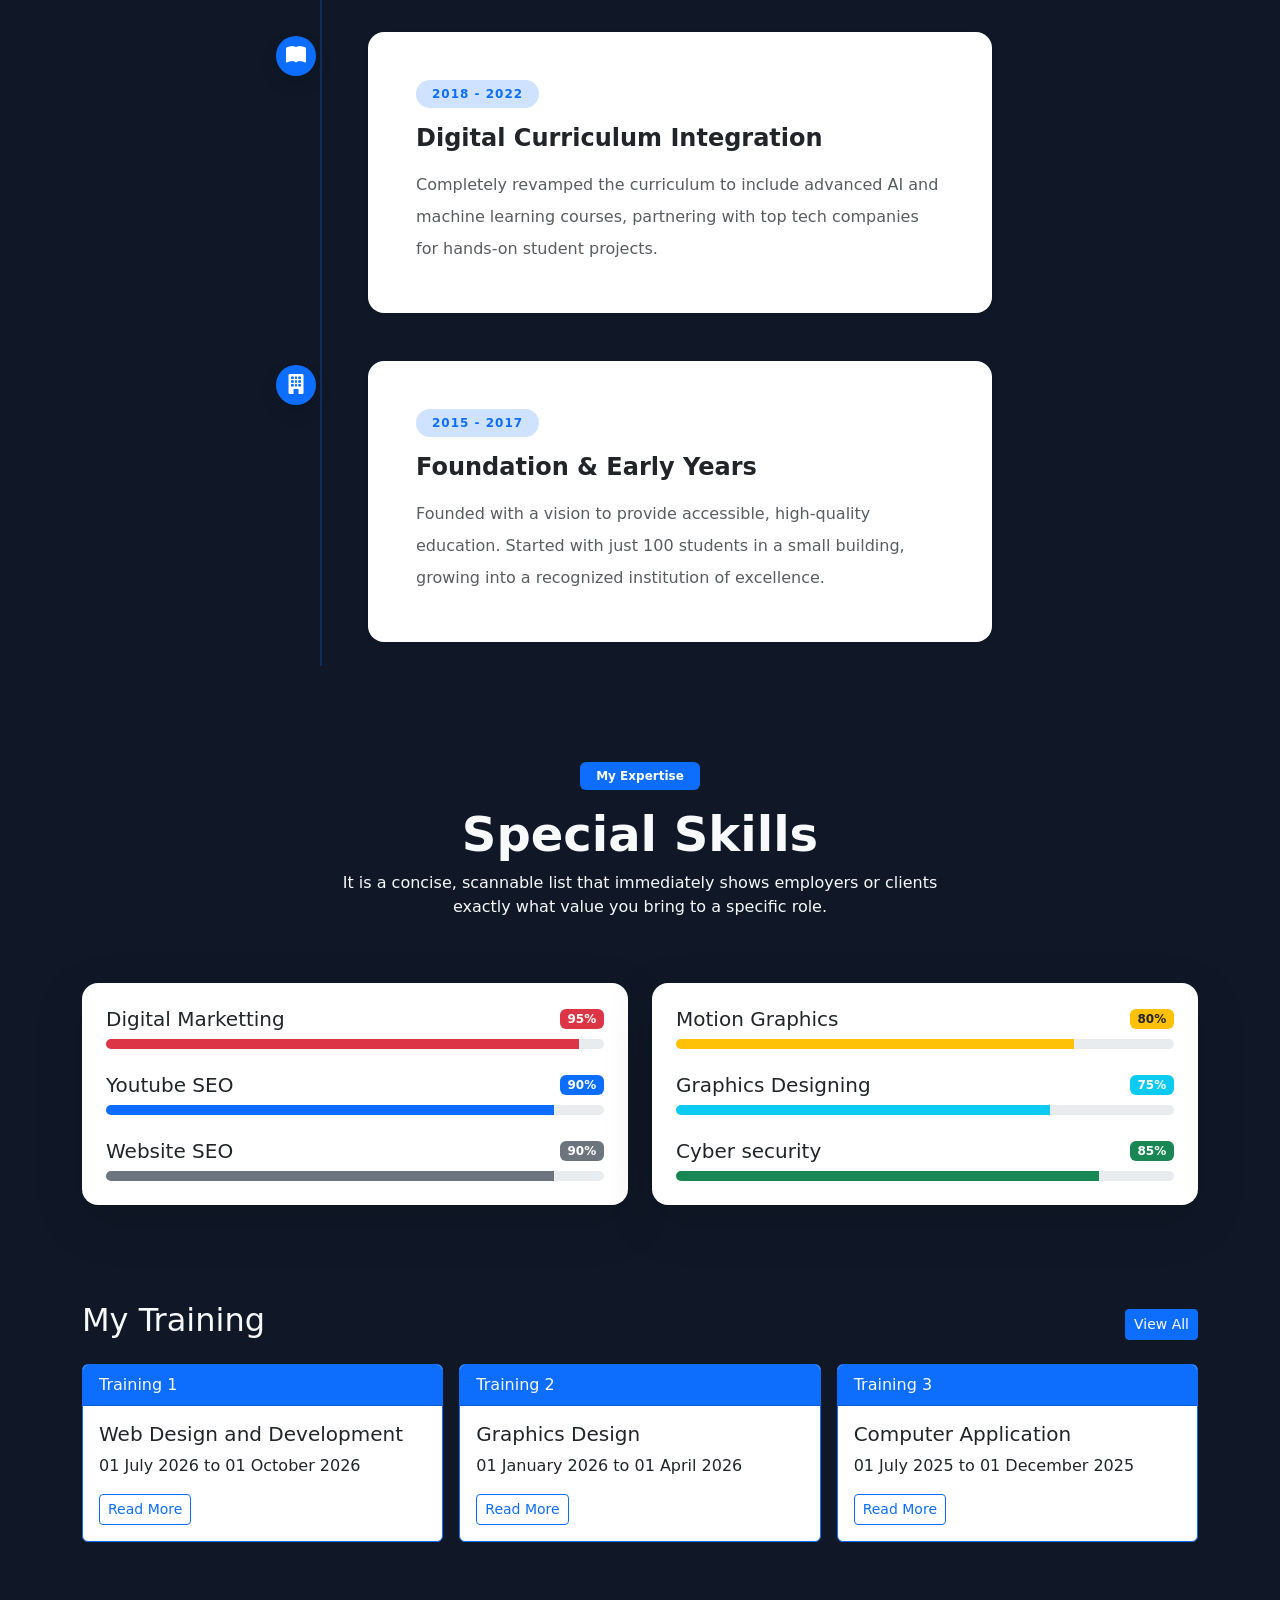
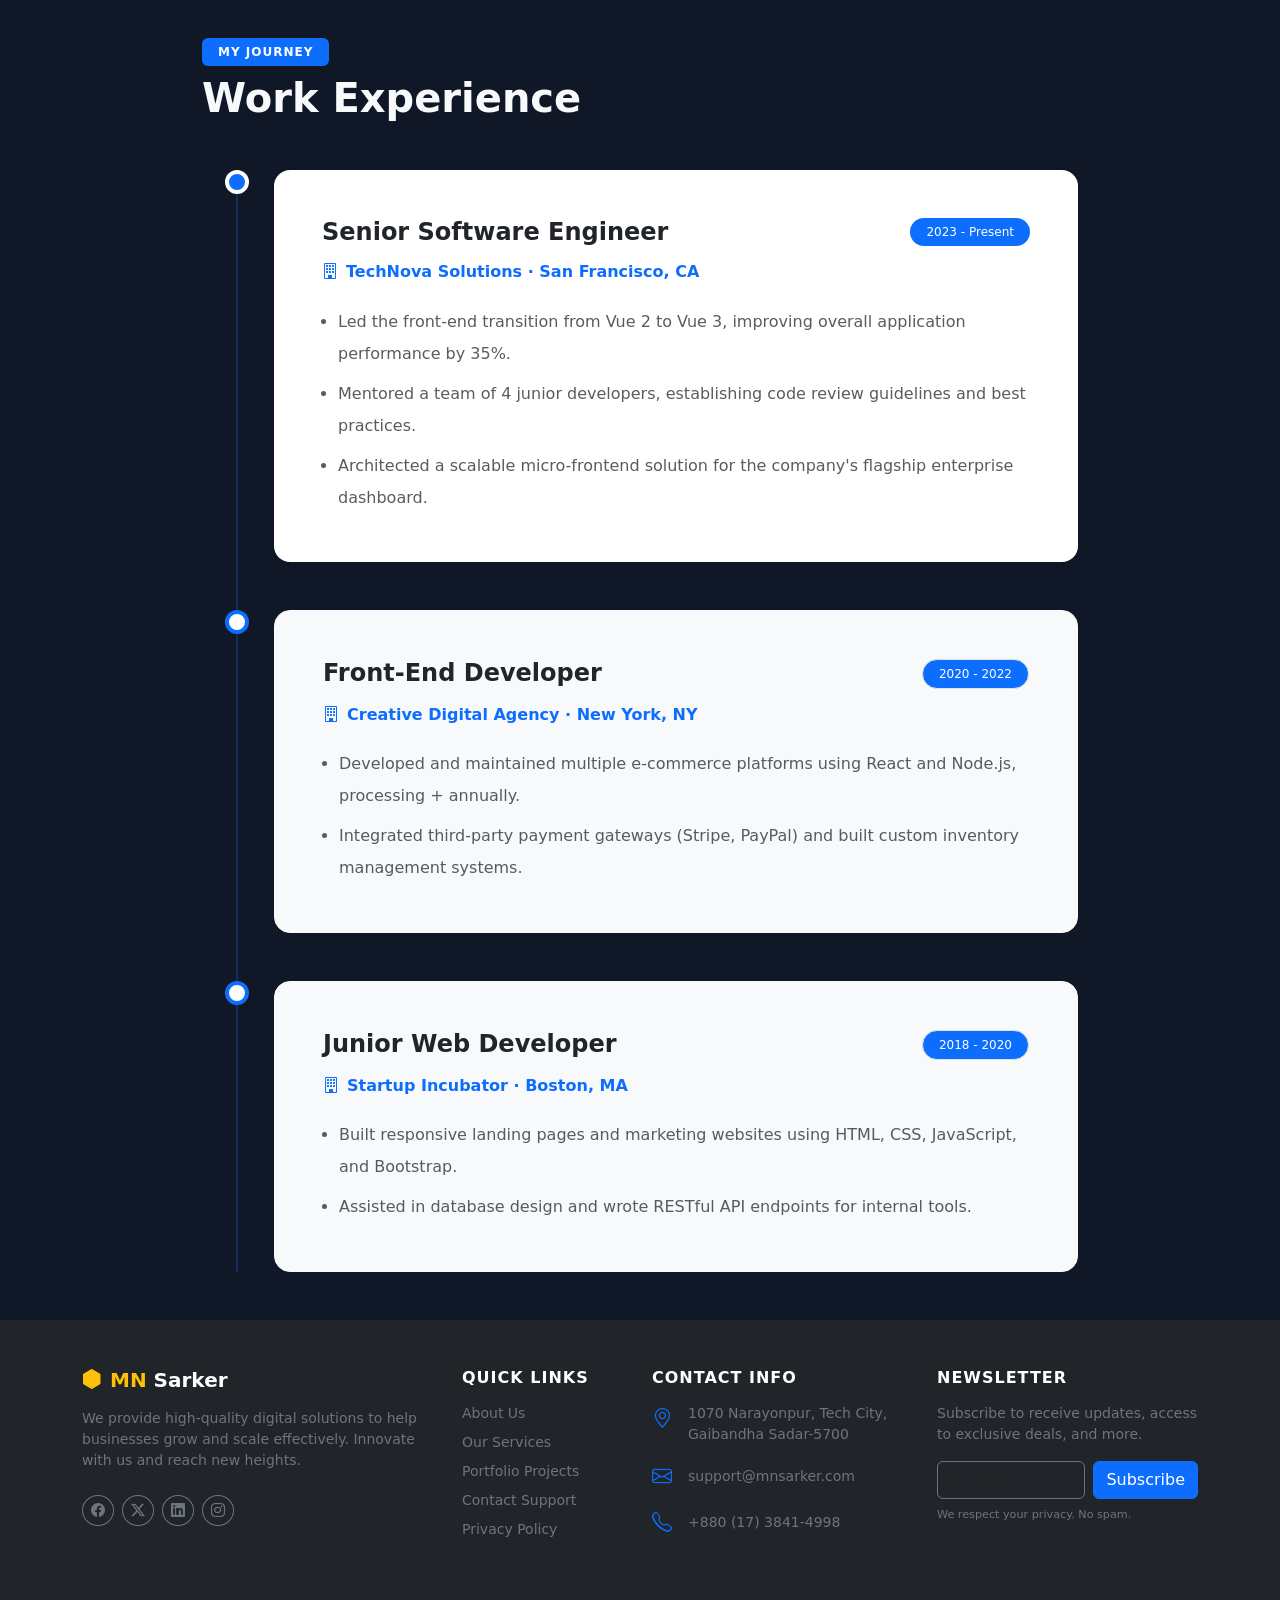
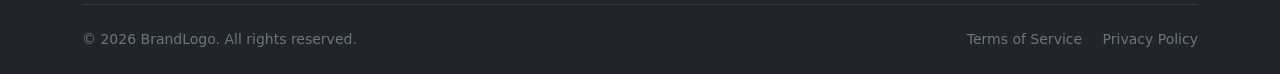
<file: my-portfolio.html>
<!doctype html>
<html lang="en">

<head>
    <meta charset="utf-8">
    <meta name="viewport" content="width=device-width, initial-scale=1">
    <title>MN Sarker Portfolio</title>
    
    <link href="https://cdn.jsdelivr.net/npm/bootstrap@5.3.3/dist/css/bootstrap.min.css" rel="stylesheet"
        integrity="sha384-QWTKZyjpPEjISv5WaRU9OFeRpok6YctnYmDr5pNlyT2bRjXh0JMhjY6hW+ALEwIH" crossorigin="anonymous">
    <link rel="stylesheet" href="https://cdn.jsdelivr.net/npm/bootstrap-icons@1.11.3/font/bootstrap-icons.min.css">

    <link rel="stylesheet" href="./assets/css/style.css">

</head>
<body id="body-section">

    <header id="navbar-section" class="">
        <nav class="navbar navbar-expand-lg ">
            <div class="container-fluid">
                <a class="navbar-brand text-warning ms-md-5 fw-bold fs-4" href="#"><i
                        class="bi bi-hexagon-fill text-warning me-2"></i>MN<span class="text-light"> Sarker</span></a>
                <button class="navbar-toggler" type="button" data-bs-toggle="collapse" data-bs-target="#navbarNav"
                    aria-controls="navbarNav" aria-expanded="false" aria-label="Toggle navigation">
                    <span class="navbar-toggler-icon"></span>
                </button>
                <div class="collapse navbar-collapse" id="navbarNav">
                    <ul class="navbar-nav ms-auto">
                        <li class="nav-item">
                            <a class="nav-link text-light mx-md-3" aria-current="page" href="index.html">Home</a>
                        </li>
                        <li class="nav-item">
                            <a class="nav-link text-light mx-md-3" href="about-me.html">About Me</a>
                        </li>
                        <li class="nav-item">
                            <a class="nav-link active text-light mx-md-3" href="my-portfolio.html">My Portfolio</a>
                        </li>
                        <li class="nav-item">
                            <a class="nav-link text-light mx-md-3" href="my-services.html">My Services</a>
                        </li>
                        <li class="nav-item">
                            <a class="nav-link text-light mx-md-3" href="contact-me.html">Contact Me</a>
                        </li>
                    </ul>
                </div>
            </div>
        </nav>
    </header>


    <section id="breadcrumb-section">
        <div class="container-fluid p-0">
            <div id="b-head" class="text-light fs-2 fw-semibold text-center">
                <p><a href="index.html" class="text-decoration-none text-light"><i class="bi bi-house-door"></i>
                        Home</a></p>
                <div class="fs-4 fw-semibold"><a href="my-portfolio.html" class="text-decoration-none text-light"><span
                            class="badge bg-primary px-3 py-2 mb-3">My Portfolio</span></a>
                </div>
            </div>
        </div>
    </section>


    <section id="personal-biodata-section" class="py-5">
        <div class="container">
            <!-- Section Heading -->
            <div class="row justify-content-center mb-4">
                <div class="col-lg-7 text-center">
                    <!-- <span class="badge bg-primary px-3 py-2 mb-3">
                        About Me
                    </span> -->
                    <h2 class="display-5 fw-bold text-light">
                        Personal Biodata
                    </h2>
                    <p class="text-light">
                        Get to know more about my background, skills, and professional journey.
                    </p>
                </div>
            </div>

            <div class="row g-5 align-items-center">

                <!-- Profile -->
                <div class="col-lg-4">
                    <div class="card border-0 shadow-lg rounded-4 text-center">
                        <div class="card-body p-4">
                            <img src="./assets/img/2 MD Mostakin Sarker-1.png"
                                class="img-fluid rounded-circle border border-5 border-primary mb-4" alt="Profile">
                            <h3 class="fw-bold">
                                <span class="badge bg-primary px-3 py-2 mb-0">
                                    MD Mostakin Sarker
                                </span>
                            </h3>
                            <p class="text-primary fw-semibold">
                                Front-End Web Developer
                            </p>
                            <div class="d-flex justify-content-center gap-2 mt-3">
                                <a href="#" class="btn btn-outline-primary rounded-circle">
                                    <i class="bi bi-facebook"></i>
                                </a>
                                <a href="#" class="btn btn-outline-info rounded-circle">
                                    <i class="bi bi-twitter-x"></i>
                                </a>
                                <a href="#" class="btn btn-outline-danger rounded-circle">
                                    <i class="bi bi-instagram"></i>
                                </a>
                                <a href="#" class="btn btn-outline-dark rounded-circle">
                                    <i class="bi bi-github"></i>
                                </a>
                            </div>
                        </div>
                    </div>
                </div>

                <!-- Biodata -->
                <div class="col-lg-8">
                    <div class="card border-0 shadow-lg rounded-4">
                        <div class="card-body p-4">
                            <div class="row g-4">
                                <div class="col-md-6">
                                    <div class="border rounded-3 p-3">
                                        <small class="text-muted">Full Name</small>
                                        <h6 class="fw-bold mb-0">
                                            MD Mostakin Sarker
                                        </h6>
                                    </div>
                                </div>
                                <div class="col-md-6">
                                    <div class="border rounded-3 p-3">
                                        <small class="text-muted">Date of Birth</small>
                                        <h6 class="fw-bold mb-0">
                                            21 October 2000
                                        </h6>
                                    </div>
                                </div>

                                <div class="col-md-6">
                                    <div class="border rounded-3 p-3">
                                        <small class="text-muted">Nationality</small>
                                        <h6 class="fw-bold mb-0">
                                            Bangladeshi
                                        </h6>
                                    </div>
                                </div>

                                <div class="col-md-6">
                                    <div class="border rounded-3 p-3">
                                        <small class="text-muted">Profession</small>
                                        <h6 class="fw-bold mb-0">
                                            Front-End Web Developer
                                        </h6>
                                    </div>
                                </div>

                                <div class="col-md-6">
                                    <div class="border rounded-3 p-3">
                                        <small class="text-muted">Email</small>
                                        <h6 class="fw-bold mb-0">
                                            mnsarker80@gmail.com
                                        </h6>
                                    </div>
                                </div>

                                <div class="col-md-6">
                                    <div class="border rounded-3 p-3">
                                        <small class="text-muted">Phone</small>
                                        <h6 class="fw-bold mb-0">
                                            +880 (17) 3841-4998
                                        </h6>
                                    </div>
                                </div>

                                <div class="col-12">
                                    <div class="border rounded-3 p-3">
                                        <small class="text-muted">Address</small>
                                        <h6 class="fw-bold mb-0">
                                            Rangpur, Dhaka, Bangladesh.
                                        </h6>
                                    </div>
                                </div>
                            </div>

                            <hr class="my-4">
                            <h4 class="fw-bold mb-3">
                                Short Introduction
                            </h4>
                            <p class="text-secondary mb-0">
                                I am a passionate Front-End Web Developer with experience
                                in HTML5, CSS3, Bootstrap 5, and JavaScript. I enjoy building responsive,
                                user-friendly websites that provide
                                excellent user experiences.

                            </p>
                        </div>
                    </div>
                </div>

            </div>
        </div>
    </section>


    <section id="my-educational-journey-section" class="py-5">
        <!-- Vertical Timeline Section -->
        <div class="container">
            <h6 class="text-primary fw-bold text-uppercase text-center mb-2 tracking-wide"><span
                    class="badge bg-primary px-3 py-2 mb-3">History
                </span></h6>
            <h2 class="display-6 fw-bold text-center mb-5 text-light">Our Educational Journey</h2>

            <div class="row justify-content-center">
                <div class="col-lg-8">
                    <div class="position-relative pb-4">

                        <!-- Main Vertical Line -->
                        <div class="position-absolute top-0 bottom-0 start-0 ms-3 ms-md-5 bg-primary opacity-25"
                            style="width: 2px;">
                        </div>

                        <!-- Timeline Item 1 -->
                        <div class="position-relative mb-5 pe-3 ps-5 ps-md-0 d-flex align-items-start">

                            <!-- Icon/Dot -->
                            <div class="d-flex flex-column align-items-center position-absolute start-0 ms-1 ms-md-4 mt-1"
                                style="transform: translateX(-50%);">
                                <div class="bg-primary rounded-circle shadow d-flex align-items-center justify-content-center text-white"
                                    style="width: 40px; height: 40px; z-index: 2;">
                                    <i class="bi bi-mortarboard-fill fs-5"></i>
                                </div>
                            </div>

                            <!-- Content Card -->
                            <div class="ms-md-5 ps-md-5 w-100">
                                <div class="card border-0 shadow-sm rounded-4 timeline-card hover-lift">
                                    <div class="card-body p-4 p-md-5">
                                        <span
                                            class="badge bg-primary-subtle text-primary px-3 py-2 rounded-pill fw-bold mb-3 tracking-wide">2023
                                            - Present</span>
                                        <h4 class="fw-bold mb-3">Global Campus Expansion</h4>
                                        <p class="text-muted mb-0 lh-lg">Launched three new international campuses
                                            in Europe and Asia, expanding our reach to over 50,000 students
                                            worldwide with state-of-the-art virtual learning environments.</p>
                                    </div>
                                </div>
                            </div>
                        </div>

                        <!-- Timeline Item 2 -->
                        <div class="position-relative mb-5 pe-3 ps-5 ps-md-0 d-flex align-items-start">
                            <div class="d-flex flex-column align-items-center position-absolute start-0 ms-1 ms-md-4 mt-1"
                                style="transform: translateX(-50%);">
                                <div class="bg-primary rounded-circle shadow d-flex align-items-center justify-content-center text-white"
                                    style="width: 40px; height: 40px; z-index: 2;">
                                    <i class="bi bi-book-fill fs-5"></i>
                                </div>
                            </div>
                            <div class="ms-md-5 ps-md-5 w-100">
                                <div class="card border-0 shadow-sm rounded-4 timeline-card hover-lift">
                                    <div class="card-body p-4 p-md-5">
                                        <span
                                            class="badge bg-primary-subtle text-primary px-3 py-2 rounded-pill fw-bold mb-3 tracking-wide">2018
                                            - 2022</span>
                                        <h4 class="fw-bold mb-3">Digital Curriculum Integration</h4>
                                        <p class="text-muted mb-0 lh-lg">Completely revamped the curriculum to
                                            include advanced AI and machine learning courses, partnering with top
                                            tech companies for hands-on student projects.</p>
                                    </div>
                                </div>
                            </div>
                        </div>

                        <!-- Timeline Item 3 -->
                        <div class="position-relative mb-0 pe-3 ps-5 ps-md-0 d-flex align-items-start">
                            <div class="d-flex flex-column align-items-center position-absolute start-0 ms-1 ms-md-4 mt-1"
                                style="transform: translateX(-50%);">
                                <div class="bg-primary rounded-circle shadow d-flex align-items-center justify-content-center text-white"
                                    style="width: 40px; height: 40px; z-index: 2;">
                                    <i class="bi bi-building-fill fs-5"></i>
                                </div>
                            </div>
                            <div class="ms-md-5 ps-md-5 w-100">
                                <div class="card border-0 shadow-sm rounded-4 timeline-card hover-lift">
                                    <div class="card-body p-4 p-md-5">
                                        <span
                                            class="badge bg-primary-subtle text-primary px-3 py-2 rounded-pill fw-bold mb-3 tracking-wide">2015
                                            - 2017</span>
                                        <h4 class="fw-bold mb-3">Foundation & Early Years</h4>
                                        <p class="text-muted mb-0 lh-lg">Founded with a vision to provide
                                            accessible, high-quality education. Started with just 100 students in a
                                            small building, growing into a recognized institution of excellence.</p>
                                    </div>
                                </div>
                            </div>
                        </div>

                    </div>
                </div>
            </div>
        </div>
    </section>


    <section id="special-skills-section" class="py-5">
        <div class="container">

            <!-- Section Heading -->
            <div class="row justify-content-center mb-5">
                <div class="col-lg-7 text-center">
                    <span class="badge bg-primary px-3 py-2 mb-3">
                        My Expertise
                    </span>
                    <h2 class="fw-bold display-5 text-light">
                        Special Skills
                    </h2>
                    <p class="text-light">
                        It is a concise, scannable list that immediately shows employers or clients exactly what
                        value you bring to a specific role.
                    </p>
                </div>
            </div>

            <div class="row g-4">
                <!-- Left Column -->
                <div class="col-lg-6">
                    <div class="card border-0 shadow-lg rounded-4">
                        <div class="card-body p-4">
                            <!-- Digital Marketting -->
                            <div class="d-flex justify-content-between align-items-center mb-2">
                                <h5 class="mb-0">
                                    Digital Marketting
                                </h5>
                                <span class="badge bg-danger">
                                    95%
                                </span>
                            </div>

                            <div class="progress rounded-pill mb-4" style="height:10px;">
                                <div class="progress-bar bg-danger" style="width:95%"></div>
                            </div>

                            <!-- Youtube SEO -->
                            <div class="d-flex justify-content-between align-items-center mb-2">
                                <h5 class="mb-0">
                                    Youtube SEO
                                </h5>
                                <span class="badge bg-primary">
                                    90%
                                </span>
                            </div>

                            <div class="progress rounded-pill mb-4" style="height:10px;">
                                <div class="progress-bar bg-primary" style="width:90%"></div>
                            </div>

                            <!-- Website SEO -->
                            <div class="d-flex justify-content-between align-items-center mb-2">
                                <h5 class="mb-0">
                                    Website SEO
                                </h5>
                                <span class="badge bg-secondary">
                                    90%
                                </span>
                            </div>

                            <div class="progress rounded-pill" style="height:10px;">
                                <div class="progress-bar bg-secondary" style="width:90%"></div>
                            </div>
                        </div>
                    </div>
                </div>

                <!-- Right Column -->
                <div class="col-lg-6">
                    <div class="card border-0 shadow-lg rounded-4">
                        <div class="card-body p-4">

                            <!-- Motion Graphics -->
                            <div class="d-flex justify-content-between align-items-center mb-2">
                                <h5 class="mb-0">
                                    Motion Graphics
                                </h5>
                                <span class="badge bg-warning text-dark">
                                    80%
                                </span>
                            </div>

                            <div class="progress rounded-pill mb-4" style="height:10px;">
                                <div class="progress-bar bg-warning" style="width:80%"></div>
                            </div>

                            <!--  Graphics Designing -->
                            <div class="d-flex justify-content-between align-items-center mb-2">
                                <h5 class="mb-0">
                                    Graphics Designing
                                </h5>
                                <span class="badge bg-info">
                                    75%
                                </span>
                            </div>

                            <div class="progress rounded-pill mb-4" style="height:10px;">
                                <div class="progress-bar bg-info" style="width:75%"></div>
                            </div>

                            <!-- cyber security -->
                            <div class="d-flex justify-content-between align-items-center mb-2">
                                <h5 class="mb-0">
                                    Cyber security
                                </h5>
                                <span class="badge bg-success">
                                    85%
                                </span>
                            </div>

                            <div class="progress rounded-pill" style="height:10px;">
                                <div class="progress-bar bg-success" style="width:85%"></div>
                            </div>
                        </div>
                    </div>
                </div>
            </div>
        </div>
    </section>


    <section id="my-training-section" class="py-5">
        <div class="container">
            <div class="d-flex justify-content-between align-items-center text-light mb-3">
                <h2>My Training</h2><a class="btn btn-primary btn-sm" href="#">View All</a>
            </div>
            <div class="row g-3">
                <div class="col-lg-4 col-md-6">
                    <div class="card h-100 border-primary">
                        <div class="card-header bg-primary text-light">
                            Training 1
                        </div>
                        <div class="card-body">
                            <h5 class="card-title">Web Design and Development</h5>
                            <p class="card-text"> 01 July 2026 to 01 October 2026<br></p>
                            <a href="#" class="btn btn-outline-primary btn-sm">Read More</a>
                        </div>
                    </div>
                </div>

                <div class="col-lg-4 col-md-6">
                    <div class="card h-100 border-primary">
                        <div class="card-header bg-primary text-light">
                            Training 2
                        </div>
                        <div class="card-body">
                            <h5 class="card-title">Graphics Design</h5>
                            <p class="card-text"> 01 January 2026 to 01 April 2026</p>
                            <a href="#" class="btn btn-outline-primary btn-sm">Read More</a>
                        </div>
                    </div>
                </div>

                <div class="col-lg-4 col-md-6">
                    <div class="card h-100 border-primary">
                        <div class="card-header bg-primary text-light">
                            Training 3
                        </div>
                        <div class="card-body">
                            <h5 class="card-title">Computer Application</h5>
                            <p class="card-text"> 01 July 2025 to 01 December 2025</p>
                            <a href="#" class="btn btn-outline-primary btn-sm">Read More</a>
                        </div>
                    </div>
                </div>
            </div>
        </div>
    </section>


    <section id="work-experience-timeline-section" class="py-5">
        <!-- Work Experience Timeline -->
        <div class="container" style="max-width: 900px;">
            <!-- Header -->
            <div class="mb-5 text-center text-md-start">
                <h6 class="text-primary fw-bold text-uppercase tracking-wide mb-2"><span
                        class="badge bg-primary px-3 py-2 mb-0">My Journey</span></h6>
                <h2 class="display-6 fw-bold text-light mb-0">Work Experience</h2>
            </div>

            <!-- Timeline Container -->
            <div class="position-relative ms-3 ms-md-4">

                <!-- Continuous Vertical Line -->
                <div class="position-absolute top-0 bottom-0 border-start border-2 border-primary opacity-25"
                    style="left: 0; transform: translateX(-1px); z-index: 0; margin-left: 11px;"></div>

                <!-- Job Item 1 (Current) -->
                <div class="position-relative mb-5 ps-4 ps-md-5 hover-timeline-item">
                    <!-- Timeline Dot (Filled) -->
                    <div class="position-absolute top-0 start-0 translate-middle-x bg-primary border border-4 border-white rounded-circle z-1 timeline-dot"
                        style="width: 24px; height: 24px; left: 11px !important;"></div>

                    <div class="card border-0 shadow-sm rounded-4 p-4 p-md-5 timeline-card">
                        <div
                            class="d-flex flex-column flex-lg-row justify-content-between align-items-lg-center mb-3 gap-2">
                            <h4 class="fw-bold mb-0">Senior Software Engineer</h4>
                            <span
                                class="badge bg-primary text-white px-3 py-2 fw-medium rounded-pill align-self-start align-self-lg-center">2023
                                - Present</span>
                        </div>
                        <h6 class="text-primary fw-bold mb-4"><i class="bi bi-building me-2"></i>TechNova Solutions
                            · San Francisco, CA</h6>
                        <ul class="text-muted lh-lg mb-0 ps-3">
                            <li class="mb-2">Led the front-end transition from Vue 2 to Vue 3, improving overall
                                application performance by 35%.</li>
                            <li class="mb-2">Mentored a team of 4 junior developers, establishing code review
                                guidelines and best practices.</li>
                            <li>Architected a scalable micro-frontend solution for the company's flagship enterprise
                                dashboard.</li>
                        </ul>
                    </div>
                </div>

                <!-- Job Item 2 -->
                <div class="position-relative mb-5 ps-4 ps-md-5 hover-timeline-item">
                    <!-- Timeline Dot (Outline) -->
                    <div class="position-absolute top-0 start-0 translate-middle-x bg-white border border-4 border-primary rounded-circle z-1 timeline-dot"
                        style="width: 24px; height: 24px; left: 11px !important;"></div>

                    <div
                        class="card border border-light shadow-none rounded-4 p-4 p-md-5 timeline-card bg-light bg-opacity-0">
                        <div
                            class="d-flex flex-column flex-lg-row justify-content-between align-items-lg-center mb-3 gap-2">
                            <h4 class="fw-bold mb-0">Front-End Developer</h4>
                            <span
                                class="badge bg-primary border text-white px-3 py-2 fw-medium rounded-pill align-self-start align-self-lg-center">2020
                                - 2022</span>
                        </div>
                        <h6 class="text-primary fw-bold mb-4"><i class="bi bi-building me-2"></i>Creative Digital
                            Agency · New York, NY</h6>
                        <ul class="text-muted lh-lg mb-0 ps-3">
                            <li class="mb-2">Developed and maintained multiple e-commerce platforms using React and
                                Node.js, processing + annually.</li>
                            <li>Integrated third-party payment gateways (Stripe, PayPal) and built custom inventory
                                management systems.</li>
                        </ul>
                    </div>
                </div>

                <!-- Job Item 3 -->
                <div class="position-relative ps-4 ps-md-5 hover-timeline-item">
                    <!-- Timeline Dot (Outline) -->
                    <div class="position-absolute top-0 start-0 translate-middle-x bg-white border border-4 border-primary rounded-circle z-1 timeline-dot"
                        style="width: 24px; height: 24px; left: 11px !important;"></div>

                    <div
                        class="card border border-light shadow-none rounded-4 p-4 p-md-5 timeline-card bg-light bg-opacity-0">
                        <div
                            class="d-flex flex-column flex-lg-row justify-content-between align-items-lg-center mb-3 gap-2">
                            <h4 class="fw-bold mb-0">Junior Web Developer</h4>
                            <span
                                class="badge bg-primary border text-white px-3 py-2 fw-medium rounded-pill align-self-start align-self-lg-center">2018
                                - 2020</span>
                        </div>
                        <h6 class="text-primary fw-bold mb-4"><i class="bi bi-building me-2"></i>Startup Incubator ·
                            Boston, MA</h6>
                        <ul class="text-muted lh-lg mb-0 ps-3">
                            <li class="mb-2">Built responsive landing pages and marketing websites using HTML, CSS,
                                JavaScript, and Bootstrap.</li>
                            <li>Assisted in database design and wrote RESTful API endpoints for internal tools.</li>
                        </ul>
                    </div>
                </div>

            </div>
        </div>
    </section>


    <footer id="footer-section" class="">
        <!-- Big Custom Footer -->
        <footer class="bg-dark text-light pt-5 pb-4 mt-0">
            <div class="container">
                <div class="row gy-5">

                    <!-- Column 1: Brand & About -->
                    <div class="col-lg-4 col-md-6">
                        <h5 class="fw-bold text-white mb-3"><i class="bi bi-hexagon-fill text-warning me-2"></i><span
                                class="text-warning">MN</span> Sarker</h5>
                        <p class="text-secondary small mb-4">We provide high-quality digital solutions to help
                            businesses grow and
                            scale effectively. Innovate with us and reach new heights.</p>
                        <div class="d-flex gap-2">
                            <a href="#" class="btn btn-sm btn-outline-secondary rounded-circle"><i
                                    class="bi bi-facebook"></i></a>
                            <a href="#" class="btn btn-sm btn-outline-secondary rounded-circle"><i
                                    class="bi bi-twitter-x"></i></a>
                            <a href="#" class="btn btn-sm btn-outline-secondary rounded-circle"><i
                                    class="bi bi-linkedin"></i></a>
                            <a href="#" class="btn btn-sm btn-outline-secondary rounded-circle"><i
                                    class="bi bi-instagram"></i></a>
                        </div>
                    </div>

                    <!-- Column 2: Quick Links -->
                    <div class="col-lg-2 col-md-6">
                        <h6 class="text-white mb-3 text-uppercase fw-bold tracking-wide">Quick Links</h6>
                        <ul class="list-unstyled small text-secondary d-flex flex-column gap-2">
                            <li><a href="#" class="text-secondary text-decoration-none hover-white transition-all">About
                                    Us</a></li>
                            <li><a href="#" class="text-secondary text-decoration-none hover-white transition-all">Our
                                    Services</a>
                            </li>
                            <li><a href="#"
                                    class="text-secondary text-decoration-none hover-white transition-all">Portfolio
                                    Projects</a></li>
                            <li><a href="#"
                                    class="text-secondary text-decoration-none hover-white transition-all">Contact
                                    Support</a>
                            </li>
                            <li><a href="#"
                                    class="text-secondary text-decoration-none hover-white transition-all">Privacy
                                    Policy</a>
                            </li>
                        </ul>
                    </div>

                    <!-- Column 3: Contact Info -->
                    <div class="col-lg-3 col-md-6">
                        <h6 class="text-white mb-3 text-uppercase fw-bold tracking-wide">Contact Info</h6>
                        <ul class="list-unstyled small text-secondary d-flex flex-column gap-3">
                            <li class="d-flex gap-3 align-items-start">
                                <i class="bi bi-geo-alt fs-5 text-primary"></i>
                                <span>1070 Narayonpur, Tech City,<br>Gaibandha Sadar-5700</span>
                            </li>
                            <li class="d-flex gap-3 align-items-center">
                                <i class="bi bi-envelope fs-5 text-primary"></i>
                                <span>support@mnsarker.com</span>
                            </li>
                            <li class="d-flex gap-3 align-items-center">
                                <i class="bi bi-telephone fs-5 text-primary"></i>
                                <span>+880 (17) 3841-4998</span>
                            </li>
                        </ul>
                    </div>

                    <!-- Column 4: Newsletter -->
                    <div class="col-lg-3 col-md-6">
                        <h6 class="text-white mb-3 text-uppercase fw-bold tracking-wide">Newsletter</h6>
                        <p class="text-secondary small mb-3">Subscribe to receive updates, access to exclusive deals,
                            and more.</p>
                        <form class="d-flex gap-2">
                            <input type="email" class="form-control bg-dark text-light border-secondary"
                                placeholder="Email address" required>
                            <button class="btn btn-primary" type="submit">Subscribe</button>
                        </form>
                        <div class="form-text text-secondary mt-2" style="font-size: 0.7rem;">We respect your privacy.
                            No spam.
                        </div>
                    </div>

                </div>

                <!-- Simple Footer Copyright -->
                <hr class="border-secondary mt-5 mb-4">
                <div class="row align-items-center">
                    <div class="col-md-6 text-center text-md-start small text-secondary mb-3 mb-md-0">
                        &copy; 2026 BrandLogo. All rights reserved.
                    </div>
                    <div class="col-md-6 text-center text-md-end small">
                        <a href="#" class="text-secondary text-decoration-none me-3 hover-white">Terms of Service</a>
                        <a href="#" class="text-secondary text-decoration-none hover-white">Privacy Policy</a>
                    </div>
                </div>
            </div>
        </footer>
    </footer>

    <script src="./assets/js/script.js"></script>
    <script src="https://cdn.jsdelivr.net/npm/bootstrap@5.2.3/dist/js/bootstrap.bundle.min.js"
        integrity="sha384-kenU1KFdBIe4zVF0s0G1M5b4hcpxyD9F7jL+jjXkk+Q2h455rYXK/7HAuoJl+0I4"
        crossorigin="anonymous"></script>

</body>
</html>
</file>
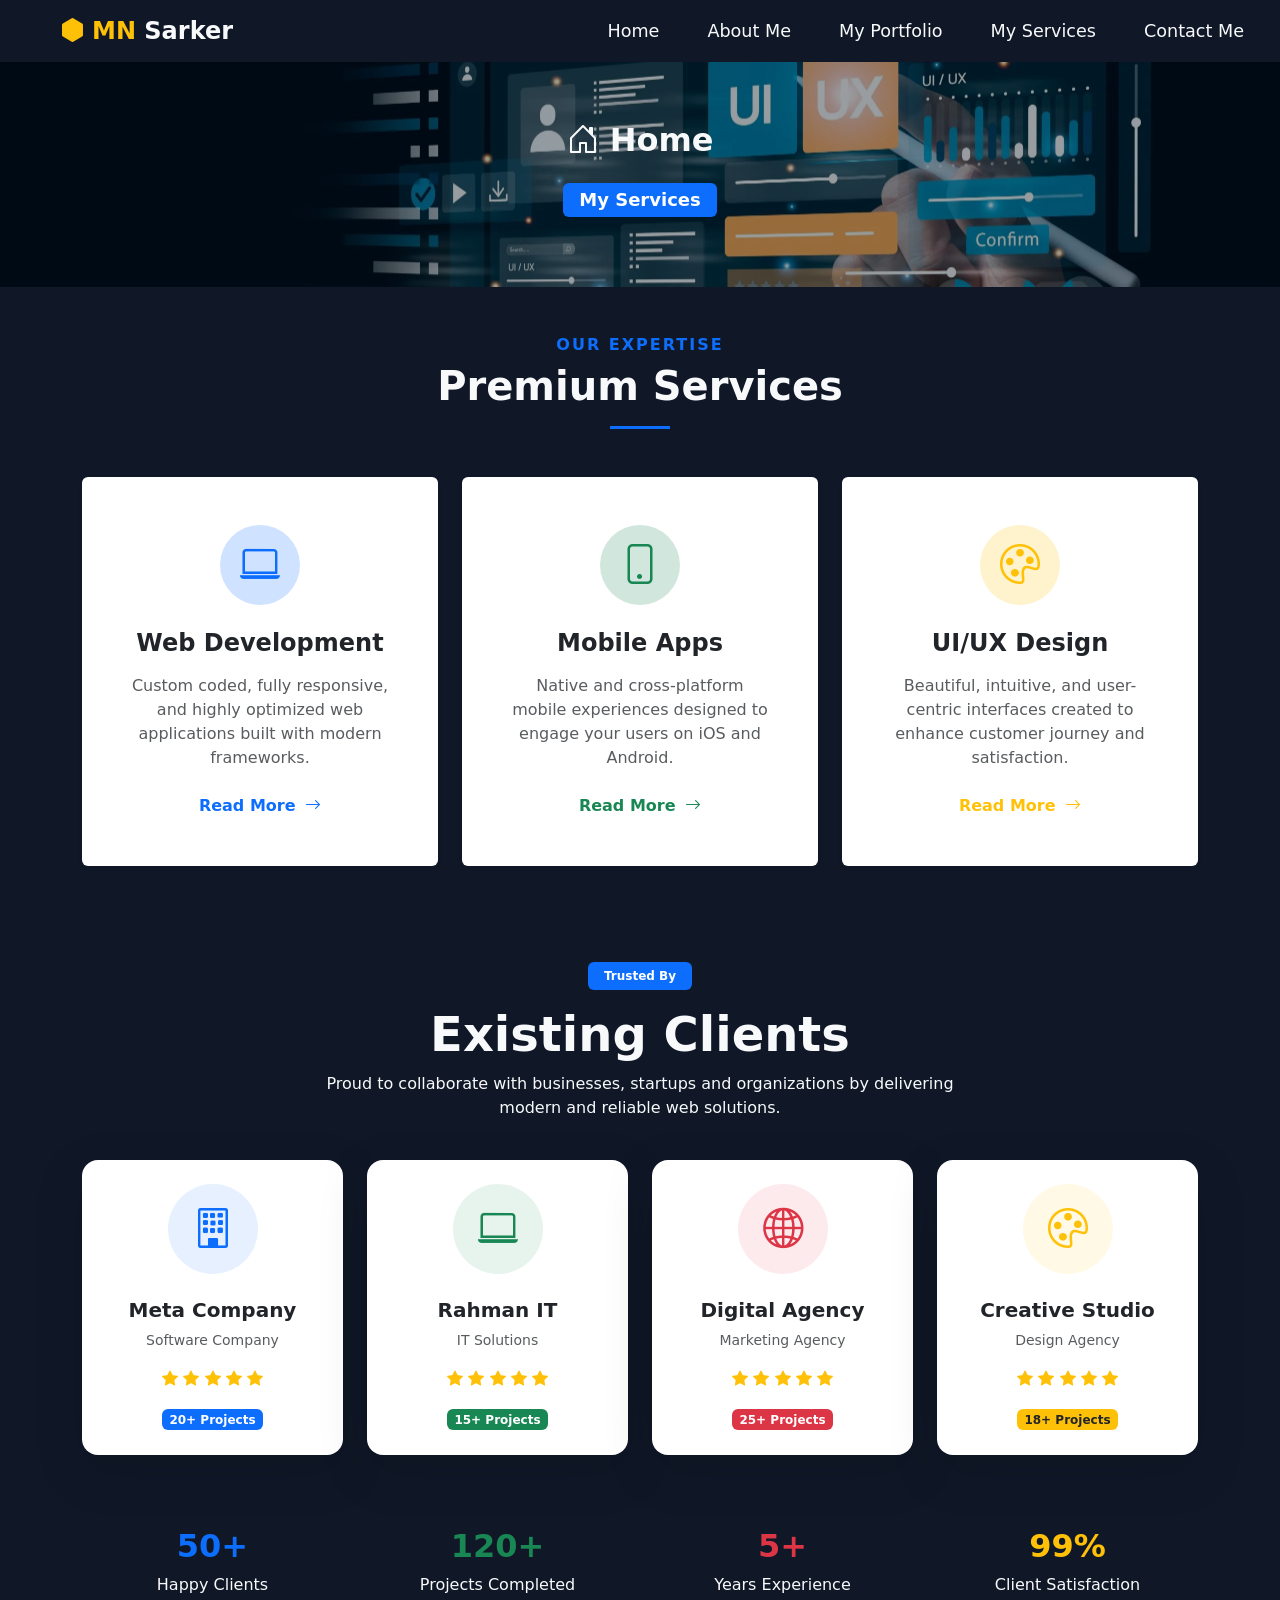
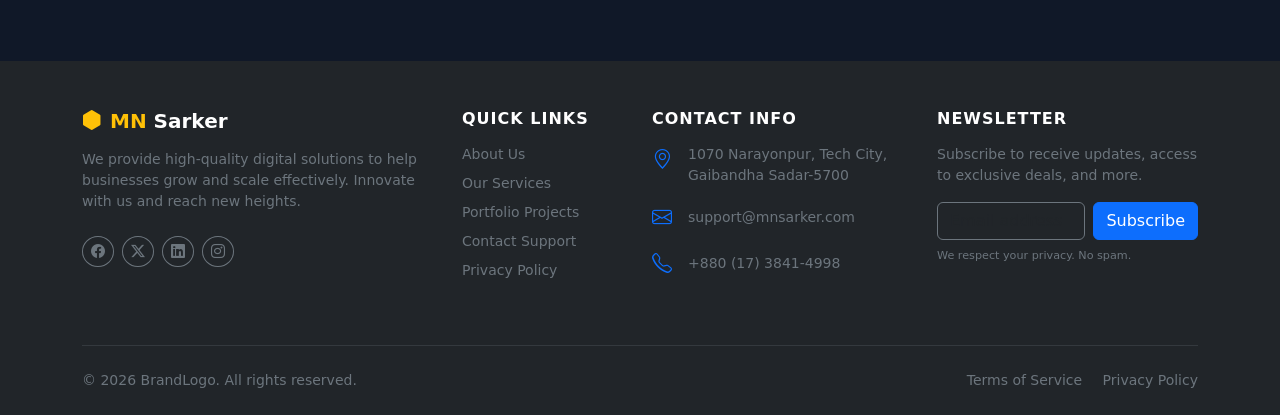
<file: my-services.html>
<!doctype html>
<html lang="en">

<head>
    <meta charset="utf-8">
    <meta name="viewport" content="width=device-width, initial-scale=1">
    <title>MN Sarker Portfolio</title>
    
    <link href="https://cdn.jsdelivr.net/npm/bootstrap@5.3.3/dist/css/bootstrap.min.css" rel="stylesheet"
        integrity="sha384-QWTKZyjpPEjISv5WaRU9OFeRpok6YctnYmDr5pNlyT2bRjXh0JMhjY6hW+ALEwIH" crossorigin="anonymous">
    <link rel="stylesheet" href="https://cdn.jsdelivr.net/npm/bootstrap-icons@1.11.3/font/bootstrap-icons.min.css">

    <link rel="stylesheet" href="./assets/css/style.css">

</head>
<body id="body-section">

    <header id="navbar-section" class="">
        <nav class="navbar navbar-expand-lg ">
            <div class="container-fluid">
                <a class="navbar-brand text-warning ms-md-5 fw-bold fs-4" href="#"><i
                        class="bi bi-hexagon-fill text-warning me-2"></i>MN<span class="text-light"> Sarker</span></a>
                <button class="navbar-toggler" type="button" data-bs-toggle="collapse" data-bs-target="#navbarNav"
                    aria-controls="navbarNav" aria-expanded="false" aria-label="Toggle navigation">
                    <span class="navbar-toggler-icon"></span>
                </button>
                <div class="collapse navbar-collapse" id="navbarNav">
                    <ul class="navbar-nav ms-auto">
                        <li class="nav-item">
                            <a class="nav-link text-light mx-md-3" aria-current="page" href="index.html">Home</a>
                        </li>
                        <li class="nav-item">
                            <a class="nav-link text-light mx-md-3" href="about-me.html">About Me</a>
                        </li>
                        <li class="nav-item">
                            <a class="nav-link text-light mx-md-3" href="my-portfolio.html">My Portfolio</a>
                        </li>
                        <li class="nav-item">
                            <a class="nav-link active text-light mx-md-3" href="my-services.html">My Services</a>
                        </li>
                        <li class="nav-item">
                            <a class="nav-link text-light mx-md-3" href="contact-me.html">Contact Me</a>
                        </li>
                    </ul>
                </div>
            </div>
        </nav>
    </header>


    <section id="breadcrumb-section">
        <div class="container-fluid p-0">
            <div id="b-head" class="text-light fs-2 fw-semibold text-center">
                <p><a href="index.html" class="text-decoration-none text-light"><i class="bi bi-house-door"></i>
                        Home</a></p>
                <div class="fs-4 fw-semibold"><a href="my-services.html" class="text-decoration-none text-light"><span
                            class="badge bg-primary px-3 py-2 mb-3">My Services</span></a>
                </div>
            </div>
        </div>
    </section>


    <section id="my-services-section" class="py-5">
        <!-- Services Section -->
        <div class="container">
            <!-- Section Title -->
            <div class="text-center mb-5">
                <h6 class="text-primary fw-bold text-uppercase" style="letter-spacing: 2px;">Our Expertise</h6>
                <h2 class="display-6 text-light fw-bold">Premium Services</h2>
                <div class="mx-auto mt-3 bg-primary" style="width: 60px; height: 3px;"></div>
            </div>

            <!-- Services Grid -->
            <div class="row g-4">
                <!-- Service 1 -->
                <div class="col-lg-4 col-md-6">
                    <div class="card h-100 border-0 shadow-sm service-card text-center p-4 p-xl-5">
                        <div class="bg-primary-subtle text-primary rounded-circle mx-auto mb-4 d-flex align-items-center justify-content-center"
                            style="width: 80px; height: 80px;">
                            <i class="bi bi-laptop fs-1"></i>
                        </div>
                        <h4 class="fw-bold mb-3">Web Development</h4>
                        <p class="text-muted mb-4">Custom coded, fully responsive, and highly optimized web applications
                            built
                            with modern frameworks.</p>
                        <a href="#" class="text-primary fw-bold text-decoration-none mt-auto">Read More <i
                                class="bi bi-arrow-right ms-1"></i></a>
                    </div>
                </div>

                <!-- Service 2 -->
                <div class="col-lg-4 col-md-6">
                    <div class="card h-100 border-0 shadow-sm service-card text-center p-4 p-xl-5">
                        <div class="bg-success-subtle text-success rounded-circle mx-auto mb-4 d-flex align-items-center justify-content-center"
                            style="width: 80px; height: 80px;">
                            <i class="bi bi-phone fs-1"></i>
                        </div>
                        <h4 class="fw-bold mb-3">Mobile Apps</h4>
                        <p class="text-muted mb-4">Native and cross-platform mobile experiences designed to engage your
                            users on
                            iOS and Android.</p>
                        <a href="#" class="text-success fw-bold text-decoration-none mt-auto">Read More <i
                                class="bi bi-arrow-right ms-1"></i></a>
                    </div>
                </div>

                <!-- Service 3 -->
                <div class="col-lg-4 col-md-6">
                    <div class="card h-100 border-0 shadow-sm service-card text-center p-4 p-xl-5">
                        <div class="bg-warning-subtle text-warning rounded-circle mx-auto mb-4 d-flex align-items-center justify-content-center"
                            style="width: 80px; height: 80px;">
                            <i class="bi bi-palette fs-1"></i>
                        </div>
                        <h4 class="fw-bold mb-3">UI/UX Design</h4>
                        <p class="text-muted mb-4">Beautiful, intuitive, and user-centric interfaces created to enhance
                            customer
                            journey and satisfaction.</p>
                        <a href="#" class="text-warning fw-bold text-decoration-none mt-auto">Read More <i
                                class="bi bi-arrow-right ms-1"></i></a>
                    </div>
                </div>
            </div>
        </div>
    </section>


    <section id="existing-clients-section" class="py-5">
        <div class="container">
            <!-- Section Heading -->
            <div class="row justify-content-center mb-4">
                <div class="col-lg-7 text-center">
                    <span class="badge bg-primary px-3 py-2 mb-3">
                        Trusted By
                    </span>
                    <h2 class="display-5 fw-bold text-light">
                        Existing Clients
                    </h2>
                    <p class="text-light">
                        Proud to collaborate with businesses, startups and organizations
                        by delivering modern and reliable web solutions.
                    </p>
                </div>
            </div>

            <!-- Client Cards -->
            <div class="row g-4">
                <!-- Client 1 -->
                <div class="col-lg-3 col-md-6">
                    <div class="card border-0 shadow-lg rounded-4 h-100">
                        <div class="card-body text-center p-4">
                            <div class="bg-primary bg-opacity-10 rounded-circle d-inline-flex justify-content-center align-items-center mb-4"
                                style="width:90px;height:90px;">
                                <i class="bi bi-building fs-1 text-primary"></i>
                            </div>
                            <h5 class="fw-bold">
                                Meta Company
                            </h5>
                            <p class="text-muted small">
                                Software Company
                            </p>
                            <div class="text-warning mb-3">
                                <i class="bi bi-star-fill"></i>
                                <i class="bi bi-star-fill"></i>
                                <i class="bi bi-star-fill"></i>
                                <i class="bi bi-star-fill"></i>
                                <i class="bi bi-star-fill"></i>
                            </div>
                            <span class="badge bg-primary">
                                20+ Projects
                            </span>
                        </div>
                    </div>
                </div>

                <!-- Client 2 -->
                <div class="col-lg-3 col-md-6">
                    <div class="card border-0 shadow-lg rounded-4 h-100">
                        <div class="card-body text-center p-4">
                            <div class="bg-success bg-opacity-10 rounded-circle d-inline-flex justify-content-center align-items-center mb-4"
                                style="width:90px;height:90px;">
                                <i class="bi bi-laptop fs-1 text-success"></i>
                            </div>
                            <h5 class="fw-bold">
                                Rahman IT
                            </h5>
                            <p class="text-muted small">
                                IT Solutions
                            </p>
                            <div class="text-warning mb-3">
                                <i class="bi bi-star-fill"></i>
                                <i class="bi bi-star-fill"></i>
                                <i class="bi bi-star-fill"></i>
                                <i class="bi bi-star-fill"></i>
                                <i class="bi bi-star-fill"></i>
                            </div>
                            <span class="badge bg-success">
                                15+ Projects
                            </span>
                        </div>
                    </div>
                </div>

                <!-- Client 3 -->
                <div class="col-lg-3 col-md-6">
                    <div class="card border-0 shadow-lg rounded-4 h-100">
                        <div class="card-body text-center p-4">
                            <div class="bg-danger bg-opacity-10 rounded-circle d-inline-flex justify-content-center align-items-center mb-4"
                                style="width:90px;height:90px;">
                                <i class="bi bi-globe2 fs-1 text-danger"></i>
                            </div>
                            <h5 class="fw-bold">
                                Digital Agency
                            </h5>
                            <p class="text-muted small">
                                Marketing Agency
                            </p>
                            <div class="text-warning mb-3">
                                <i class="bi bi-star-fill"></i>
                                <i class="bi bi-star-fill"></i>
                                <i class="bi bi-star-fill"></i>
                                <i class="bi bi-star-fill"></i>
                                <i class="bi bi-star-fill"></i>
                            </div>
                            <span class="badge bg-danger">
                                25+ Projects
                            </span>
                        </div>
                    </div>
                </div>

                <!-- Client 4 -->
                <div class="col-lg-3 col-md-6">
                    <div class="card border-0 shadow-lg rounded-4 h-100">
                        <div class="card-body text-center p-4">
                            <div class="bg-warning bg-opacity-10 rounded-circle d-inline-flex justify-content-center align-items-center mb-4"
                                style="width:90px;height:90px;">
                                <i class="bi bi-palette fs-1 text-warning"></i>
                            </div>
                            <h5 class="fw-bold">
                                Creative Studio
                            </h5>
                            <p class="text-muted small">
                                Design Agency
                            </p>
                            <div class="text-warning mb-3">
                                <i class="bi bi-star-fill"></i>
                                <i class="bi bi-star-fill"></i>
                                <i class="bi bi-star-fill"></i>
                                <i class="bi bi-star-fill"></i>
                                <i class="bi bi-star-fill"></i>
                            </div>
                            <span class="badge bg-warning text-dark">
                                18+ Projects
                            </span>
                        </div>
                    </div>
                </div>
            </div>

            <!-- Statistics -->
            <div class="row text-center mt-5 g-4">

                <div class="col-md-3">
                    <h2 class="fw-bold text-primary">50+</h2>
                    <p class="text-light">Happy Clients</p>
                </div>

                <div class="col-md-3">
                    <h2 class="fw-bold text-success">120+</h2>
                    <p class="text-light">Projects Completed</p>
                </div>

                <div class="col-md-3">
                    <h2 class="fw-bold text-danger">5+</h2>
                    <p class="text-light">Years Experience</p>
                </div>

                <div class="col-md-3">
                    <h2 class="fw-bold text-warning">99%</h2>
                    <p class="text-light">Client Satisfaction</p>
                </div>
            </div>
        </div>
    </section>


    <footer id="footer-section" class="">
        <!-- Big Custom Footer -->
        <footer class="bg-dark text-light pt-5 pb-4 mt-0">
            <div class="container">
                <div class="row gy-5">

                    <!-- Column 1: Brand & About -->
                    <div class="col-lg-4 col-md-6">
                        <h5 class="fw-bold text-white mb-3"><i class="bi bi-hexagon-fill text-warning me-2"></i><span
                                class="text-warning">MN</span> Sarker</h5>
                        <p class="text-secondary small mb-4">We provide high-quality digital solutions to help
                            businesses grow and
                            scale effectively. Innovate with us and reach new heights.</p>
                        <div class="d-flex gap-2">
                            <a href="#" class="btn btn-sm btn-outline-secondary rounded-circle"><i
                                    class="bi bi-facebook"></i></a>
                            <a href="#" class="btn btn-sm btn-outline-secondary rounded-circle"><i
                                    class="bi bi-twitter-x"></i></a>
                            <a href="#" class="btn btn-sm btn-outline-secondary rounded-circle"><i
                                    class="bi bi-linkedin"></i></a>
                            <a href="#" class="btn btn-sm btn-outline-secondary rounded-circle"><i
                                    class="bi bi-instagram"></i></a>
                        </div>
                    </div>

                    <!-- Column 2: Quick Links -->
                    <div class="col-lg-2 col-md-6">
                        <h6 class="text-white mb-3 text-uppercase fw-bold tracking-wide">Quick Links</h6>
                        <ul class="list-unstyled small text-secondary d-flex flex-column gap-2">
                            <li><a href="#" class="text-secondary text-decoration-none hover-white transition-all">About
                                    Us</a></li>
                            <li><a href="#" class="text-secondary text-decoration-none hover-white transition-all">Our
                                    Services</a>
                            </li>
                            <li><a href="#"
                                    class="text-secondary text-decoration-none hover-white transition-all">Portfolio
                                    Projects</a></li>
                            <li><a href="#"
                                    class="text-secondary text-decoration-none hover-white transition-all">Contact
                                    Support</a>
                            </li>
                            <li><a href="#"
                                    class="text-secondary text-decoration-none hover-white transition-all">Privacy
                                    Policy</a>
                            </li>
                        </ul>
                    </div>

                    <!-- Column 3: Contact Info -->
                    <div class="col-lg-3 col-md-6">
                        <h6 class="text-white mb-3 text-uppercase fw-bold tracking-wide">Contact Info</h6>
                        <ul class="list-unstyled small text-secondary d-flex flex-column gap-3">
                            <li class="d-flex gap-3 align-items-start">
                                <i class="bi bi-geo-alt fs-5 text-primary"></i>
                                <span>1070 Narayonpur, Tech City,<br>Gaibandha Sadar-5700</span>
                            </li>
                            <li class="d-flex gap-3 align-items-center">
                                <i class="bi bi-envelope fs-5 text-primary"></i>
                                <span>support@mnsarker.com</span>
                            </li>
                            <li class="d-flex gap-3 align-items-center">
                                <i class="bi bi-telephone fs-5 text-primary"></i>
                                <span>+880 (17) 3841-4998</span>
                            </li>
                        </ul>
                    </div>

                    <!-- Column 4: Newsletter -->
                    <div class="col-lg-3 col-md-6">
                        <h6 class="text-white mb-3 text-uppercase fw-bold tracking-wide">Newsletter</h6>
                        <p class="text-secondary small mb-3">Subscribe to receive updates, access to exclusive deals,
                            and more.</p>
                        <form class="d-flex gap-2">
                            <input type="email" class="form-control bg-dark text-light border-secondary"
                                placeholder="Email address" required>
                            <button class="btn btn-primary" type="submit">Subscribe</button>
                        </form>
                        <div class="form-text text-secondary mt-2" style="font-size: 0.7rem;">We respect your privacy.
                            No spam.
                        </div>
                    </div>

                </div>

                <!-- Simple Footer Copyright -->
                <hr class="border-secondary mt-5 mb-4">
                <div class="row align-items-center">
                    <div class="col-md-6 text-center text-md-start small text-secondary mb-3 mb-md-0">
                        &copy; 2026 BrandLogo. All rights reserved.
                    </div>
                    <div class="col-md-6 text-center text-md-end small">
                        <a href="#" class="text-secondary text-decoration-none me-3 hover-white">Terms of Service</a>
                        <a href="#" class="text-secondary text-decoration-none hover-white">Privacy Policy</a>
                    </div>
                </div>
            </div>
        </footer>
    </footer>

    <script src="./assets/js/script.js"></script>
    <script src="https://cdn.jsdelivr.net/npm/bootstrap@5.2.3/dist/js/bootstrap.bundle.min.js"
        integrity="sha384-kenU1KFdBIe4zVF0s0G1M5b4hcpxyD9F7jL+jjXkk+Q2h455rYXK/7HAuoJl+0I4"
        crossorigin="anonymous"></script>

</body>
</html>
</file>
<file: assets/css/style.css>
/* All Section Start */
* {
    margin: 0;
    padding: 0;
    box-sizing: border-box;
}

/* All Section End */



/* Body Section All Background-Color Start */
#body-section {
    /* font-family: 'Poppins', sans-serif; */
    background: #101828;
}

/* Body Section All Background-Color End */



/* Header Section Start */
#navbar-section nav {
    background: #101828;
}

#navbar-section {
    position: sticky;
    top: 0;
    z-index: 9;
}

#navbar-section .navbar-nav .nav-link {
    font-weight: 500;
    font-size: 1.1rem;
    transition: 0.3s ease-in-out;
}

#navbar-section .navbar-nav .nav-link:hover {
    color: #ffbf00 !important;
}

/* Header Section End */



/* Banner Section Start */
/* Banner Section Bg-img and Dark Overlay */
#banner-section {
    background: url("../img/2\ MD\ Mostakin\ Sarker-1.png");
    background-repeat: no-repeat;
    background-size: cover;
    background-position: center;
    background-attachment: fixed;

    padding: 140px 0 140px;
    position: relative;

    display: flex;
    align-items: center;
    justify-content: center;

    z-index: 1;
}

#banner-section::before {
    content: "";
    position: absolute;
    inset: 0;
    background: rgba(0, 0, 0, 0.5);
    /* 50% dark overlay */
    z-index: -1;
}

/* Banner Section End */



/* Mission Vision Section Start */
/* Header Section Start */
#mission-vision-section {
    background: #101828;
}

#mission-vision-section #pic img {
    width: 300px;
    height: 300px;
    border-radius: 50%;
}

/* Mission Vision Section End */



/* Service Section Start */
#service-section {
    background: #101828;
}

.service-card {
    transition: transform 0.3s ease, box-shadow 0.3s ease;
}

.service-card:hover {
    transform: translateY(-10px);
    box-shadow: 0 1rem 3rem rgba(0, 0, 0, .175) !important;
}

/* Service Section End */



/* Clients Feedback-Section Start */
#clients-feedback-section {
    background: #101828;
}

/* Clients Feedback-Section End */



/* Breadcrumb Section Start */
#breadcrumb-section {
    background-image: url(../img/Breadcrumb\ img-3.webp);
    background-repeat: no-repeat;
    background-size: cover;
    background-position: center;
    height: 25vh;
    justify-content: center;
    align-items: center;
    align-content: center;
}

/* Breadcrumb Section End */



/* Footer Section Start */
/* Optional CSS for hovers */
.hover-white {
    transition: 0.3s ease-in-out;
}

.hover-white:hover {
    color: #ffbf00 !important;
}

.tracking-wide {
    letter-spacing: 1px;
}

/* Footer Section End */



/* MD Mostakin Sarker Section Start */
#md-mostakin-sarker-section {
    background: #101828;
}

/* MD Mostakin Sarker Section End */



/* My Selected Works Section Start */
#my-selected-works-section {
    background: #101828;
}

.tracking-wide {
    letter-spacing: 1.5px;
}

.hover-lift {
    transition: transform 0.3s ease, box-shadow 0.3s ease;
}

.hover-lift:hover {
    transform: translateY(-5px);
    box-shadow: 0 1rem 3rem rgba(0, 0, 0, .15) !important;
}

.hover-primary-btn {
    transition: all 0.3s ease;
}

.hover-primary-btn:hover {
    background-color: var(--bs-primary) !important;
    border-color: var(--bs-primary) !important;
    color: white !important;
}

/* Portfolio Card Hover Effects */
.portfolio-card {
    cursor: pointer;
}

.portfolio-img {
    transition: transform 0.6s cubic-bezier(0.165, 0.84, 0.44, 1);
}

.portfolio-card:hover .portfolio-img {
    transform: scale(1.1);
}

.portfolio-overlay {
    background: linear-gradient(to top, rgba(0, 0, 0, 0.9), rgba(0, 0, 0, 0.2));
    opacity: 0;
    transition: opacity 0.4s ease;
}

.portfolio-card:hover .portfolio-overlay {
    opacity: 1;
}

.portfolio-content {
    transform: translateY(30px);
    opacity: 0;
    transition: all 0.4s cubic-bezier(0.165, 0.84, 0.44, 1);
}

.portfolio-card:hover .portfolio-content {
    transform: translateY(0);
    opacity: 1;
}

/* My Selected Works Section End */



/* My Technologies and Skills Section Start */
#my-technologies-and-skills-section {
    background: #101828;
}

.tracking-wide {
    letter-spacing: 1.5px;
}

.hover-lift {
    transition: transform 0.3s ease, box-shadow 0.3s ease;
}

.hover-lift:hover {
    transform: translateY(-5px);
    box-shadow: 0 1rem 3rem rgba(0, 0, 0, .15) !important;
}

.skill-tag {
    transition: all 0.2s ease;
    cursor: default;
}

.skill-tag:hover {
    background-color: var(--bs-primary) !important;
    color: white !important;
    border-color: var(--bs-primary) !important;
    transform: scale(1.05);
}

/* My Technologies and Skills Section End */



/* My Educational Journey Section Start */
#my-educational-journey-section {
    background: #101828;
}

.tracking-wide {
    letter-spacing: 1.5px;
}

.hover-lift {
    transition: transform 0.3s ease, box-shadow 0.3s ease;
    border: 1px solid transparent;
}

.hover-lift:hover {
    transform: translateY(-5px);
    box-shadow: 0 1rem 3rem rgba(0, 0, 0, .15) !important;
    border-color: var(--bs-primary);
}

/* My Educational Journey Section End */



/* My Training Section Start */
#my-training-section {
    background: #101828;
}

/* My Training Section End */



/* Work Experience Timeline Section Start */
#work-experience-timeline-section {
    background: #101828;
}

.tracking-wide {
    letter-spacing: 1px;
}

.timeline-dot {
    transition: background-color 0.3s ease, transform 0.3s ease;
}

.timeline-card {
    transition: box-shadow 0.3s ease, transform 0.3s ease;
}

.hover-timeline-item:hover .timeline-dot {
    background-color: var(--bs-primary) !important;
    transform: translateX(-50%) scale(1.2) !important;
}

.hover-timeline-item:hover .timeline-card {
    box-shadow: 0 1rem 3rem rgba(0, 0, 0, .1) !important;
    transform: translateY(-3px);
}

/* Work Experience Timeline Section End */



/* My Services Section Start */
#my-services-section {
    background: #101828;
}

.service-card {
    transition: transform 0.3s ease, box-shadow 0.3s ease;
}

.service-card:hover {
    transform: translateY(-10px);
    box-shadow: 0 1rem 3rem rgba(0, 0, 0, .175) !important;
}

/* My Services Section End */



/* Contact Split Form Section Start */
#Contact-Split-Form-Section {
    background: #101828;
}

.hover-opacity-100:hover {
    opacity: 1 !important;
}

/* Contact Split Form Section End */
</file>
